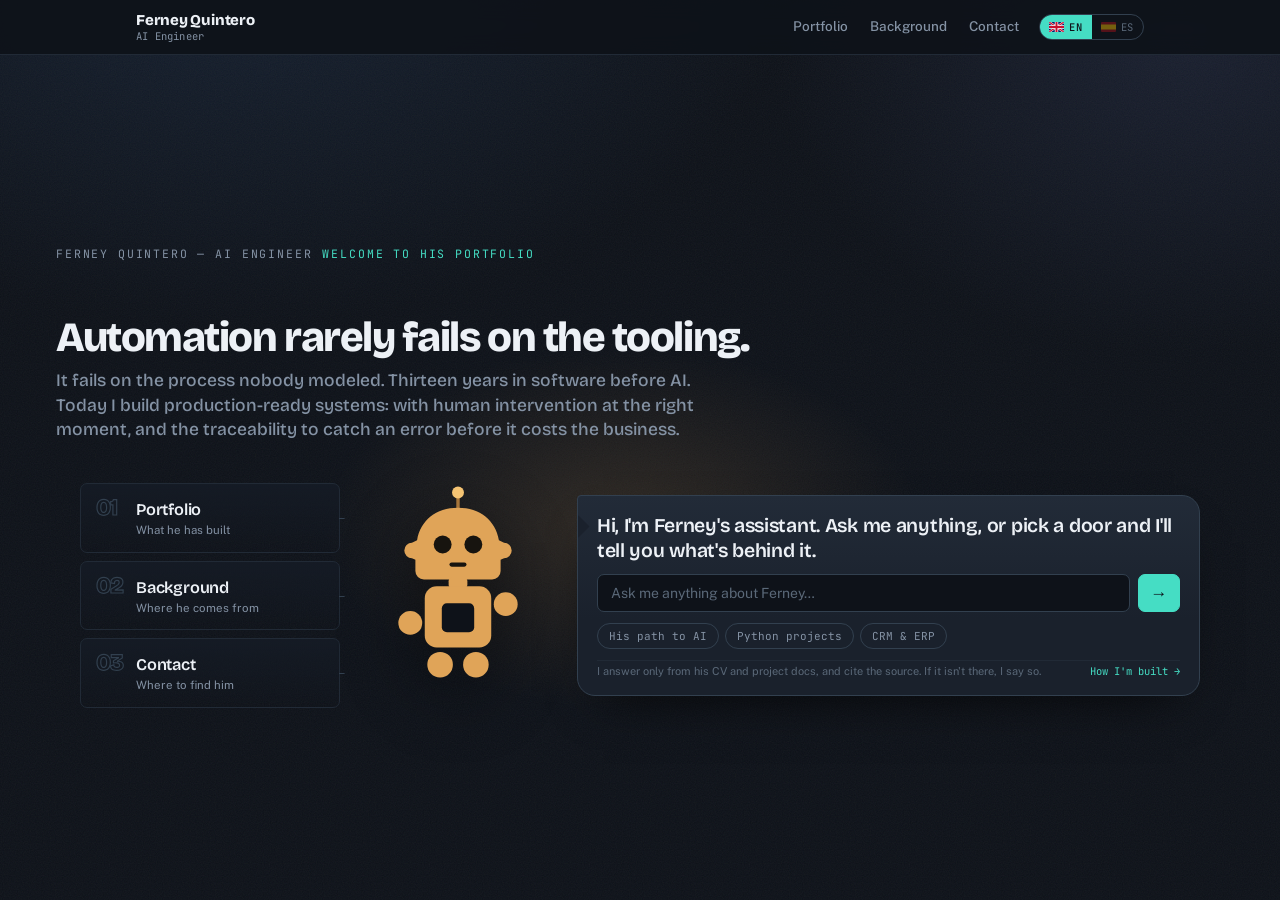
<file: index.html>
<!doctype html>
<html lang="en">
<head>
<meta charset="utf-8">
<meta name="viewport" content="width=device-width, initial-scale=1">
<title>Ferney Quintero — AI Engineer</title>
<meta name="description" content="I automate the work nobody should be doing by hand. Ask my assistant anything — it answers from my real documents and cites the source.">
<meta property="og:title" content="Ferney Quintero — AI Engineer">
<meta property="og:description" content="Ask my assistant anything — it answers from my real documents and cites the source.">
<meta property="og:type" content="website">
<link rel="icon" href="data:image/svg+xml,<svg xmlns='http://www.w3.org/2000/svg' viewBox='0 0 100 100'><rect width='100' height='100' fill='%230e1219'/><text y='70' x='50' text-anchor='middle' font-size='52' font-weight='700' font-family='monospace' fill='%23e0a458'>FQ</text></svg>">

<link rel="preconnect" href="https://fonts.googleapis.com">
<link rel="preconnect" href="https://fonts.gstatic.com" crossorigin>
<link rel="stylesheet" href="https://fonts.googleapis.com/css2?family=Bricolage+Grotesque:opsz,wght@12..96,600;12..96,800&family=Public+Sans:wght@400;500;600&family=JetBrains+Mono:wght@400;500&display=swap">
<link rel="stylesheet" href="styles.css">
</head>
<body class="home">

<a class="skip" href="#chat-input" data-es="Ir al asistente">Skip to the assistant</a>

<header class="topbar">
  <div class="bar">
    <a class="mark" href="index.html">
      <span class="mark-name">Ferney Quintero</span>
      <span class="mark-role" data-es="Ingeniero de IA">AI Engineer</span>
    </a>
    <nav aria-label="Sections">
      <a href="work.html" data-es="Portafolio">Portfolio</a>
      <a href="background.html" data-es="Trayectoria">Background</a>
      <a href="contact.html" data-es="Contacto">Contact</a>
    </nav>
    <div class="lang" role="group" aria-label="Language / Idioma">
      <button type="button" data-lang-btn="en" aria-pressed="true" aria-label="English"><svg class="flag" viewBox="0 0 60 40" aria-hidden="true"><clipPath id="ukc"><path d="M0 0h60v40H0z"/></clipPath><g clip-path="url(#ukc)"><path d="M0 0h60v40H0z" fill="#012169"/><path d="M0 0l60 40M60 0L0 40" stroke="#fff" stroke-width="9"/><path d="M0 0l60 40M60 0L0 40" stroke="#C8102E" stroke-width="5"/><path d="M30 0v40M0 20h60" stroke="#fff" stroke-width="14"/><path d="M30 0v40M0 20h60" stroke="#C8102E" stroke-width="8"/></g></svg><span>EN</span></button>
      <button type="button" data-lang-btn="es" aria-pressed="false" aria-label="Español"><svg class="flag" viewBox="0 0 60 40" aria-hidden="true"><path d="M0 0h60v40H0z" fill="#AA151B"/><path d="M0 10h60v20H0z" fill="#F1BF00"/></svg><span>ES</span></button>
    </div>
  </div>
</header>

<main id="main" class="stage" data-mood="idle" data-point="none">

  <p class="kicker mono">
    <span data-es="Ferney Quintero — Ingeniero de IA">Ferney Quintero — AI Engineer</span>
    <span class="bienvenida" data-es="Bienvenido a su portafolio">Welcome to his portfolio</span>
  </p>

  <h1 data-es="Las automatizaciones casi nunca fallan por la herramienta.<br><span class='soft'>Fallan por el proceso que nadie modeló. Trece años en software antes de la IA. Hoy construyo sistemas listos para producción: con intervención humana en el momento justo y trazabilidad para detectar el error antes de que le cueste al negocio.</span>">Automation rarely fails on the tooling.<br><span class="soft">It fails on the process nobody modeled. Thirteen years in software before AI. Today I build production-ready systems: with human intervention at the right moment, and the traceability to catch an error before it costs the business.</span></h1>

  <div class="scene">

    <nav class="doors" aria-label="Sections">
      <a href="work.html" data-point="up"
         data-say="Six systems. Two of them you can open and try right now."
         data-es-say="Seis sistemas. Dos puedes abrirlos y probarlos ahora mismo.">
        <span class="door-n mono">01</span>
        <span class="door-t" data-es="Portafolio">Portfolio</span>
        <span class="door-d" data-es="Lo que ha construido">What he has built</span>
      </a>
      <a href="background.html" data-point="mid"
         data-say="Thirteen years in software before the AI part. That's the interesting bit."
         data-es-say="Trece años en software antes de la parte de IA. Eso es lo interesante.">
        <span class="door-n mono">02</span>
        <span class="door-t" data-es="Trayectoria">Background</span>
        <span class="door-d" data-es="De dónde viene">Where he comes from</span>
      </a>
      <a href="contact.html" data-point="down"
         data-say="Colombia. Where to find him."
         data-es-say="Colombia. Dónde encontrarlo.">
        <span class="door-n mono">03</span>
        <span class="door-t" data-es="Contacto">Contact</span>
        <span class="door-d" data-es="Dónde encontrarlo">Where to find him</span>
      </a>
    </nav>

    <svg class="bot" viewBox="0 0 230 262" role="img" aria-label="A small robot assistant">

      <g class="bot-think" aria-hidden="true">
        <text x="186" y="44" class="bot-mark">?</text>
      </g>

      <g class="bot-spark" aria-hidden="true">
        <path d="M182 34 l3.5 8 8 3.5 -8 3.5 -3.5 8 -3.5-8 -8-3.5 8-3.5 z"/>
        <path d="M40 58 l2.5 6 6 2.5 -6 2.5 -2.5 6 -2.5-6 -6-2.5 6-2.5 z"/>
      </g>

      <g class="bot-body">

        <g class="bot-head">
          <line class="bot-wire" x1="115" y1="30" x2="115" y2="14"/>
          <circle class="bot-bulb" cx="115" cy="10" r="7"/>

          <path class="bot-skin" d="M115 28
            c-26 0-44 15-48 38
            l-6 3 a9 9 0 0 0 0 18 l4 2
            v13 a10 10 0 0 0 10 10 h80
            a10 10 0 0 0 10-10 v-13 l4-2
            a9 9 0 0 0 0-18 l-6-3
            c-4-23-22-38-48-38 z"/>

          <g class="bot-face">
            <g class="eyes" data-eyes="normal">
              <circle cx="97" cy="71" r="10.5"/>
              <circle cx="133" cy="71" r="10.5"/>
            </g>
            <g class="eyes" data-eyes="happy">
              <path d="M87 76 a10 10 0 0 1 20 0"/>
              <path d="M123 76 a10 10 0 0 1 20 0"/>
            </g>
            <g class="eyes" data-eyes="squint">
              <rect x="86" y="68" width="22" height="7" rx="3.5"/>
              <rect x="122" y="68" width="22" height="7" rx="3.5"/>
            </g>
            <g class="eyes" data-eyes="up">
              <circle cx="97" cy="65" r="9.5"/>
              <circle cx="133" cy="65" r="9.5"/>
            </g>

            <g class="mouth" data-mouth="flat">
              <rect x="105" y="92" width="20" height="5" rx="2.5"/>
            </g>
            <g class="mouth" data-mouth="smile">
              <path d="M100 90 a16 13 0 0 0 30 0"/>
            </g>
            <g class="mouth" data-mouth="wavy">
              <path d="M101 94 q6-6 12 0 t12 0"/>
            </g>
            <g class="mouth" data-mouth="think">
              <rect x="108" y="92" width="13" height="5" rx="2.5"/>
            </g>
          </g>
        </g>

        <rect class="bot-skin" x="104" y="110" width="22" height="12" rx="4"/>
        <rect class="bot-skin" x="76" y="120" width="78" height="72" rx="14"/>
        <rect class="bot-panel" x="96" y="140" width="38" height="34" rx="6"/>

        <g class="bot-arm-l"><circle class="bot-skin" cx="59" cy="163" r="14"/></g>
        <g class="bot-arm-r"><circle class="bot-skin" cx="171" cy="141" r="14"/></g>

        <circle class="bot-skin" cx="94" cy="212" r="15"/>
        <circle class="bot-skin" cx="136" cy="212" r="15"/>
      </g>
    </svg>

    <div class="bubble">

      <div class="host-say" id="host-say" aria-hidden="true"><p></p></div>

      <div class="chat-log" id="chat-log" role="log" aria-live="polite" aria-label="Conversation">
        <div class="msg from-bot">
          <p class="msg-text" data-es="Hola, soy el asistente de Ferney. Pregúntame lo que quieras o elige una puerta y te cuento qué hay detrás.">Hi, I'm Ferney's assistant. Ask me anything, or pick a door and I'll tell you what's behind it.</p>
        </div>
      </div>

      <form class="chat-form" id="chat-form" autocomplete="off">
        <input
          id="chat-input"
          type="text"
          name="question"
          maxlength="500"
          autocomplete="off"
          autocorrect="off"
          spellcheck="false"
          placeholder="Ask me anything about Ferney…"
          data-es-ph="Pregúntame lo que quieras sobre Ferney…"
          aria-label="Your question"
          data-es-label="Tu pregunta">
        <button type="submit" id="chat-send" aria-label="Send" data-es-label="Enviar">
          <span aria-hidden="true">→</span>
        </button>
      </form>

      <div class="chat-suggestions" id="chat-suggestions">
        <button type="button"
                data-q="How did he get into AI, and what did he do before?"
                data-es-q="¿Cómo llegó a la IA y qué hacía antes?"
                data-es="Su camino a la IA">His path to AI</button>
        <button type="button"
                data-q="What has he built in Python?"
                data-es-q="¿Qué ha construido en Python?"
                data-es="Proyectos en Python">Python projects</button>
        <button type="button"
                data-q="What has he done with ERP and CRM systems?"
                data-es-q="¿Qué ha hecho con sistemas ERP y CRM?"
                data-es="CRM y ERP">CRM &amp; ERP</button>
      </div>

      <p class="bubble-foot">
        <span data-es="Respondo solo desde su CV y la documentación de sus proyectos, y cito la fuente. Si no está ahí, lo digo.">I answer only from his CV and project docs, and cite the source. If it isn't there, I say so.</span>
        <a href="assistant.html" data-es="Cómo estoy hecho →">How I'm built →</a>
      </p>
    </div>

  </div>

</main>

<script src="i18n.js"></script>
<script src="script.js"></script>
</body>
</html>
</file>
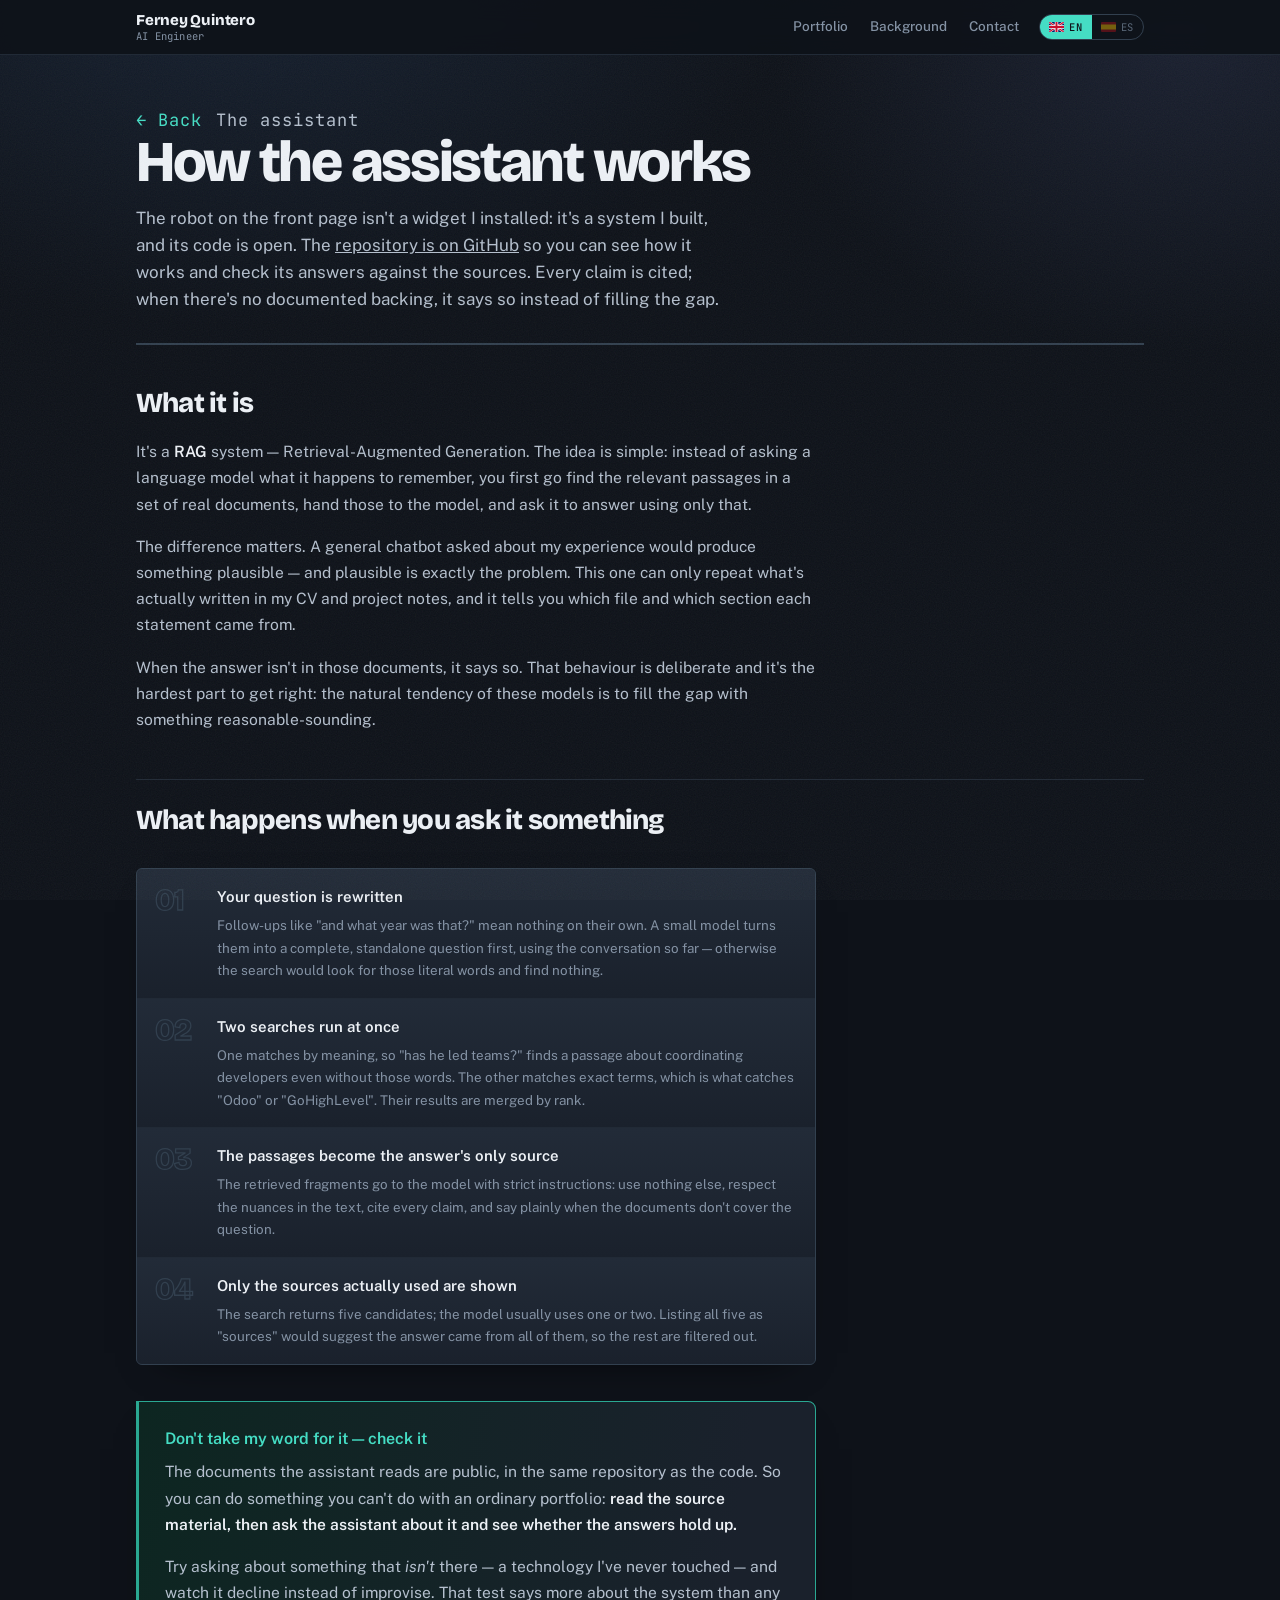
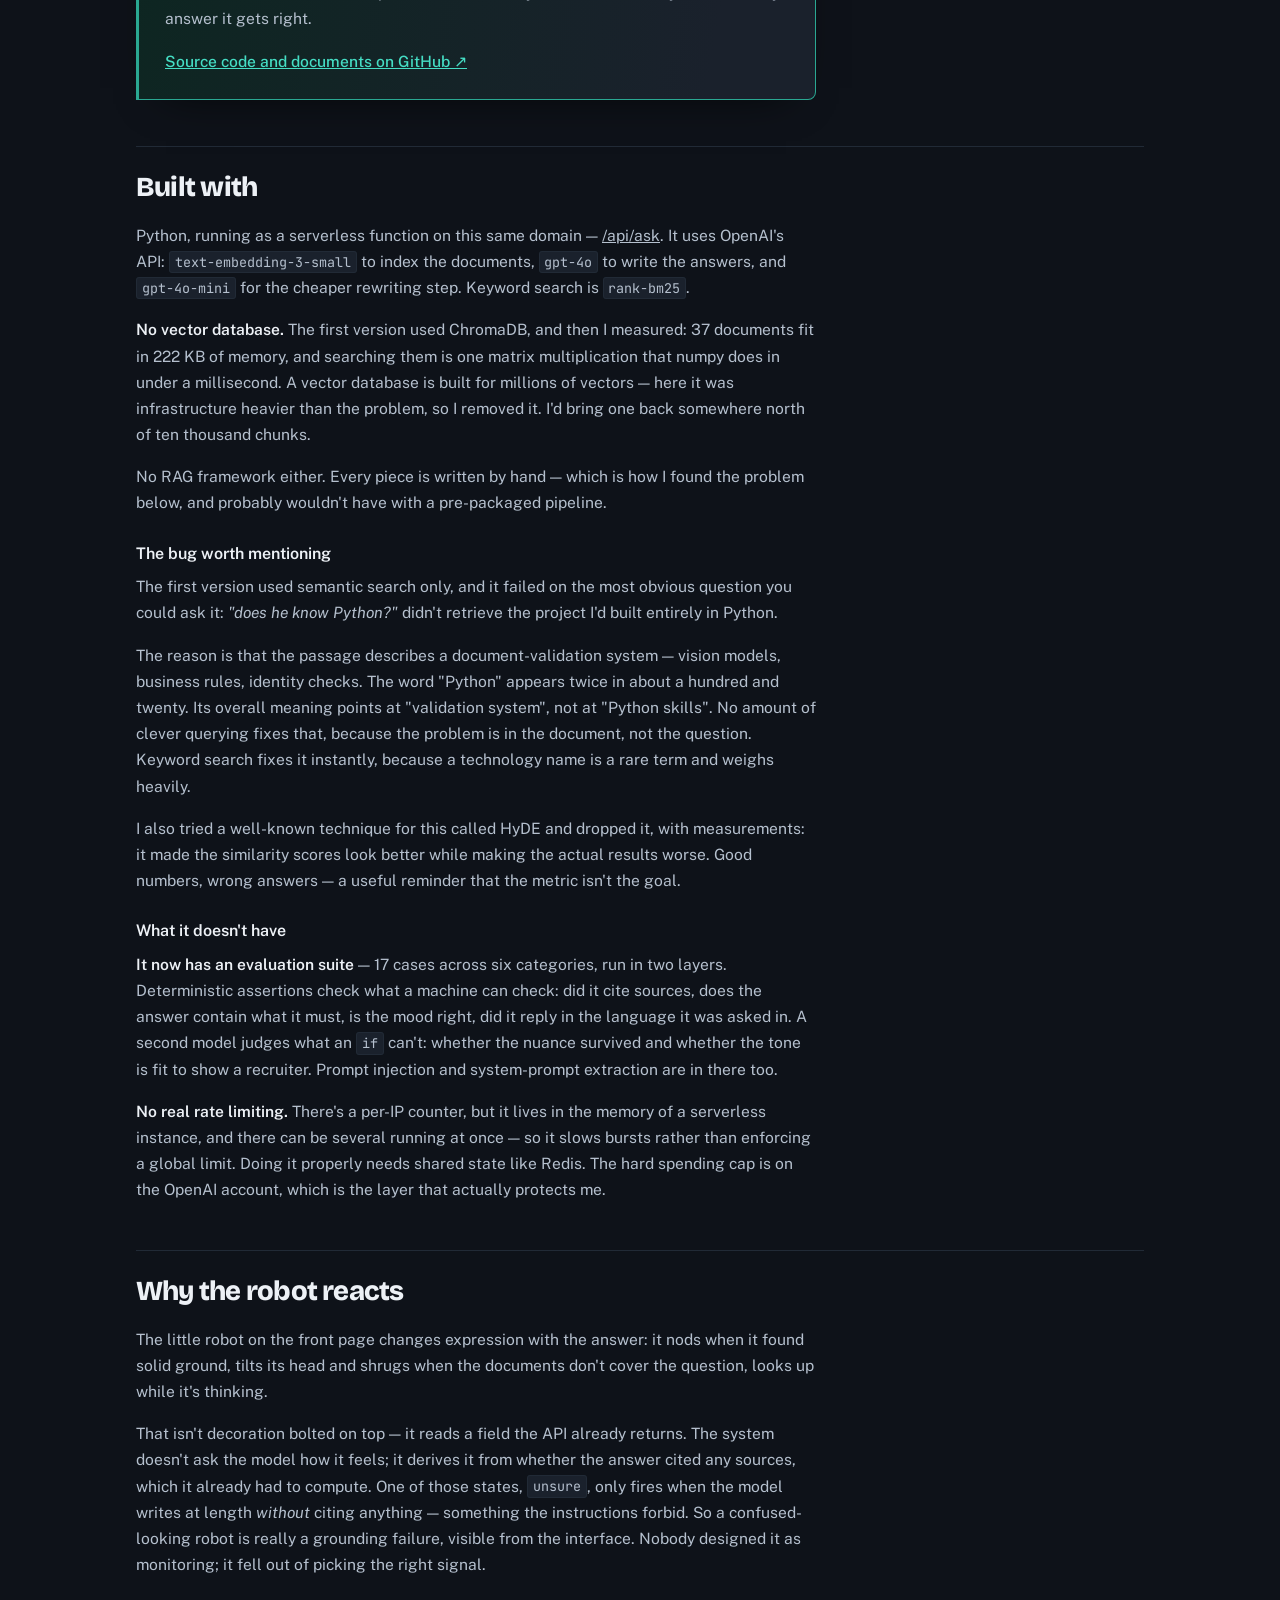
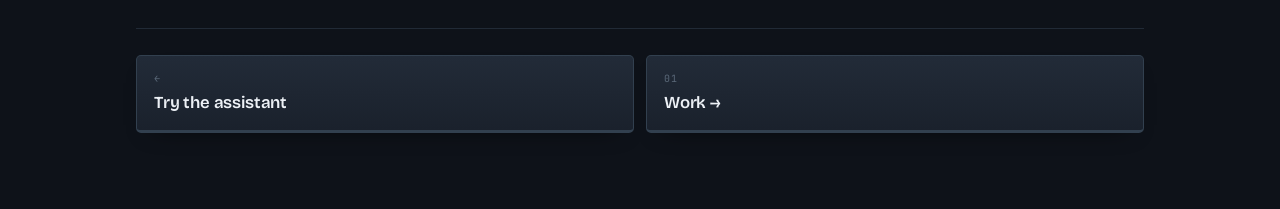
<file: assistant.html>
<!doctype html>
<html lang="en">
<head>
<meta charset="utf-8">
<meta name="viewport" content="width=device-width, initial-scale=1">
<title>The assistant — Ferney Quintero</title>
<meta name="description" content="How the assistant on the front page works: a RAG system in Python that answers only from real documents, cites every source, and can be verified against the originals.">
<meta property="og:title" content="The assistant — Ferney Quintero">
<meta property="og:description" content="A RAG system in Python. Read the source documents, then check its answers against them.">
<meta property="og:type" content="article">
<link rel="icon" href="data:image/svg+xml,<svg xmlns='http://www.w3.org/2000/svg' viewBox='0 0 100 100'><rect width='100' height='100' fill='%230e1219'/><text y='70' x='50' text-anchor='middle' font-size='52' font-weight='700' font-family='monospace' fill='%23e0a458'>FQ</text></svg>">

<link rel="preconnect" href="https://fonts.googleapis.com">
<link rel="preconnect" href="https://fonts.gstatic.com" crossorigin>
<link rel="stylesheet" href="https://fonts.googleapis.com/css2?family=Bricolage+Grotesque:opsz,wght@12..96,600;12..96,800&family=Public+Sans:wght@400;500;600&family=JetBrains+Mono:wght@400;500&display=swap">
<link rel="stylesheet" href="styles.css">
</head>
<body>

<a class="skip" href="#main" data-es="Ir al contenido">Skip to content</a>

<header class="topbar">
  <div class="bar">
    <a class="mark" href="index.html">
      <span class="mark-name">Ferney Quintero</span>
      <span class="mark-role" data-es="Ingeniero de IA">AI Engineer</span>
    </a>
    <nav aria-label="Sections">
      <a href="work.html" data-es="Portafolio">Portfolio</a>
      <a href="background.html" data-es="Trayectoria">Background</a>
      <a href="contact.html" data-es="Contacto">Contact</a>
    </nav>
    <div class="lang" role="group" aria-label="Language / Idioma">
      <button type="button" data-lang-btn="en" aria-pressed="true" aria-label="English"><svg class="flag" viewBox="0 0 60 40" aria-hidden="true"><clipPath id="ukc"><path d="M0 0h60v40H0z"/></clipPath><g clip-path="url(#ukc)"><path d="M0 0h60v40H0z" fill="#012169"/><path d="M0 0l60 40M60 0L0 40" stroke="#fff" stroke-width="9"/><path d="M0 0l60 40M60 0L0 40" stroke="#C8102E" stroke-width="5"/><path d="M30 0v40M0 20h60" stroke="#fff" stroke-width="14"/><path d="M30 0v40M0 20h60" stroke="#C8102E" stroke-width="8"/></g></svg><span>EN</span></button>
      <button type="button" data-lang-btn="es" aria-pressed="false" aria-label="Español"><svg class="flag" viewBox="0 0 60 40" aria-hidden="true"><path d="M0 0h60v40H0z" fill="#AA151B"/><path d="M0 10h60v20H0z" fill="#F1BF00"/></svg><span>ES</span></button>
    </div>
  </div>
</header>

<main id="main" class="page">

  <div class="page-head">
    <p class="crumb mono"><a href="index.html" data-es="← Volver">← Back</a> <span data-es="El asistente">The assistant</span></p>
    <h1 data-es="Cómo funciona el asistente">How the assistant works</h1>
    <p data-es="El robot de la portada no es un widget que instalé: es un sistema que construí y su código está abierto. El <a href='https://github.com/ferquintero2013/rag-perfil-profesional'>repositorio está en GitHub</a> para que veas cómo funciona y verifiques sus respuestas contra las fuentes. Cada afirmación va citada; cuando no hay respaldo documental, lo dice en vez de rellenar.">The robot on the front page isn't a widget I installed: it's a system I built, and its code is open. The <a href="https://github.com/ferquintero2013/rag-perfil-profesional">repository is on GitHub</a> so you can see how it works and check its answers against the sources. Every claim is cited; when there's no documented backing, it says so instead of filling the gap.</p>
  </div>

  <div class="prose">

    <h2 data-es="Qué es">What it is</h2>
    <p data-es="Es un sistema <strong>RAG</strong>, de generación aumentada por recuperación. La idea es simple: en vez de preguntarle a un modelo de lenguaje lo que recuerda, primero se buscan los pasajes relevantes en un conjunto de documentos reales, se le entregan, y se le pide que responda usando solo eso.">
      It's a <strong>RAG</strong> system — Retrieval-Augmented Generation. The idea is
      simple: instead of asking a language model what it happens to remember, you
      first go find the relevant passages in a set of real documents, hand those to
      the model, and ask it to answer using only that.
    </p>
    <p data-es="La diferencia importa. Un chatbot genérico al que le preguntes por mi experiencia produciría algo plausible — y plausible es justo el problema. Este solo puede repetir lo que está escrito en mi CV y en las notas de mis proyectos, y te dice de qué archivo y qué sección salió cada afirmación.">
      The difference matters. A general chatbot asked about my experience would
      produce something plausible — and plausible is exactly the problem. This one
      can only repeat what's actually written in my CV and project notes, and it tells
      you which file and which section each statement came from.
    </p>
    <p data-es="Cuando la respuesta no está en esos documentos, lo dice. Ese comportamiento es deliberado y es lo más difícil de conseguir: la tendencia natural de estos modelos es rellenar el hueco con algo que suene razonable.">
      When the answer isn't in those documents, it says so. That behaviour is
      deliberate and it's the hardest part to get right: the natural tendency of these
      models is to fill the gap with something reasonable-sounding.
    </p>

    <h2 data-es="Qué pasa cuando le preguntas algo">What happens when you ask it something</h2>

    <div class="flow">
      <div class="flow-step">
        <span class="n">01</span>
        <div>
          <b data-es="Tu pregunta se reescribe">Your question is rewritten</b>
          <p data-es="Un seguimiento como «¿y en qué año fue eso?» no significa nada por sí solo. Un modelo pequeño lo convierte primero en una pregunta completa y autónoma usando la conversación previa; si no, la búsqueda buscaría esas palabras literales y no encontraría nada.">Follow-ups like "and what year was that?" mean nothing on their own. A small model turns them into a complete, standalone question first, using the conversation so far — otherwise the search would look for those literal words and find nothing.</p>
        </div>
      </div>
      <div class="flow-step">
        <span class="n">02</span>
        <div>
          <b data-es="Se lanzan dos búsquedas a la vez">Two searches run at once</b>
          <p data-es="Una busca por significado, así que «¿ha liderado equipos?» encuentra un pasaje sobre coordinar desarrolladores aunque no use esas palabras. La otra busca términos exactos, que es lo que atrapa «Odoo» o «GoHighLevel». Los resultados se combinan por posición.">One matches by meaning, so "has he led teams?" finds a passage about coordinating developers even without those words. The other matches exact terms, which is what catches "Odoo" or "GoHighLevel". Their results are merged by rank.</p>
        </div>
      </div>
      <div class="flow-step">
        <span class="n">03</span>
        <div>
          <b data-es="Los pasajes son la única fuente de la respuesta">The passages become the answer's only source</b>
          <p data-es="Los fragmentos recuperados llegan al modelo con instrucciones estrictas: no usar nada más, respetar los matices del texto, citar cada afirmación y decir claramente cuando los documentos no cubren la pregunta.">The retrieved fragments go to the model with strict instructions: use nothing else, respect the nuances in the text, cite every claim, and say plainly when the documents don't cover the question.</p>
        </div>
      </div>
      <div class="flow-step">
        <span class="n">04</span>
        <div>
          <b data-es="Solo se muestran las fuentes realmente usadas">Only the sources actually used are shown</b>
          <p data-es="La búsqueda devuelve cinco candidatos; el modelo suele usar uno o dos. Listar los cinco como «fuentes» sugeriría que la respuesta salió de todos ellos, así que el resto se filtran.">The search returns five candidates; the model usually uses one or two. Listing all five as "sources" would suggest the answer came from all of them, so the rest are filtered out.</p>
        </div>
      </div>
    </div>

    <div class="callout">
      <h3 data-es="No me creas: compruébalo">Don't take my word for it — check it</h3>
      <p data-es="Los documentos que lee el asistente son públicos, en el mismo repositorio que el código. Así que puedes hacer algo que no se puede con un portafolio normal: <strong>leer el material fuente y después preguntarle al asistente sobre él, a ver si las respuestas se sostienen.</strong>">
        The documents the assistant reads are public, in the same repository as the
        code. So you can do something you can't do with an ordinary portfolio:
        <strong>read the source material, then ask the assistant about it and see
        whether the answers hold up.</strong>
      </p>
      <p data-es="Prueba a preguntar por algo que <em>no</em> esté ahí — una tecnología que nunca he tocado — y mira cómo declina en vez de improvisar. Ese test dice más del sistema que cualquier respuesta que acierte.">
        Try asking about something that <em>isn't</em> there — a technology I've never
        touched — and watch it decline instead of improvise. That test says more about
        the system than any answer it gets right.
      </p>
      <p>
        <a href="https://github.com/ferquintero2013/rag-perfil-profesional" data-es="Código y documentos en GitHub ↗">Source code and documents on GitHub ↗</a>
      </p>
    </div>

    <h2 data-es="Construido con">Built with</h2>
    <p data-es="Python, corriendo como función serverless en este mismo dominio: <a href='https://ferney-portfolio.vercel.app/api/ask'>/api/ask</a>. Usa la API de OpenAI: <code>text-embedding-3-small</code> para indexar los documentos, <code>gpt-4o</code> para redactar las respuestas y <code>gpt-4o-mini</code> para el paso barato de reescritura. La búsqueda por palabras clave es <code>rank-bm25</code>.">
      Python, running as a serverless function on this same domain —
      <a href="https://ferney-portfolio.vercel.app/api/ask">/api/ask</a>. It uses
      OpenAI's API: <code>text-embedding-3-small</code> to index the documents,
      <code>gpt-4o</code> to write the answers, and <code>gpt-4o-mini</code> for the
      cheaper rewriting step. Keyword search is <code>rank-bm25</code>.
    </p>
    <p data-es="<strong>Sin base de datos vectorial.</strong> La primera versión usaba ChromaDB, y entonces medí: 37 documentos caben en 222 KB de memoria, y buscarlos es una multiplicación de matriz que numpy resuelve en menos de un milisegundo. Una base de datos vectorial está pensada para millones de vectores — aquí era infraestructura que pesaba más que el problema, así que la quité. Volvería a meter una pasados unos diez mil fragmentos.">
      <strong>No vector database.</strong> The first version used ChromaDB, and then I
      measured: 37 documents fit in 222 KB of memory, and searching them is one matrix
      multiplication that numpy does in under a millisecond. A vector database is built
      for millions of vectors — here it was infrastructure heavier than the problem, so
      I removed it. I'd bring one back somewhere north of ten thousand chunks.
    </p>
    <p data-es="Tampoco hay framework de RAG. Cada pieza está escrita a mano — que es como encontré el problema de abajo, y probablemente no lo habría hecho con un pipeline empaquetado.">
      No RAG framework either. Every piece is written by hand — which is how I found the
      problem below, and probably wouldn't have with a pre-packaged pipeline.
    </p>

    <h3 data-es="El fallo que vale la pena contar">The bug worth mentioning</h3>
    <p data-es="La primera versión usaba solo búsqueda semántica, y fallaba en la pregunta más obvia que se le puede hacer: <em>«¿sabe Python?»</em> no recuperaba el proyecto que construí enteramente en Python.">
      The first version used semantic search only, and it failed on the most obvious
      question you could ask it: <em>"does he know Python?"</em> didn't retrieve the
      project I'd built entirely in Python.
    </p>
    <p data-es="La razón es que ese pasaje describe un sistema de validación documental — modelos de visión, reglas de negocio, verificación de identidad. La palabra «Python» aparece dos veces entre unas ciento veinte. Su significado global apunta a «sistema de validación», no a «habilidades en Python». Ninguna astucia en la consulta arregla eso, porque el problema está en el documento, no en la pregunta. La búsqueda por palabras clave lo resuelve al instante, porque el nombre de una tecnología es un término raro y pesa mucho.">
      The reason is that the passage describes a document-validation system — vision
      models, business rules, identity checks. The word "Python" appears twice in
      about a hundred and twenty. Its overall meaning points at "validation system",
      not at "Python skills". No amount of clever querying fixes that, because the
      problem is in the document, not the question. Keyword search fixes it instantly,
      because a technology name is a rare term and weighs heavily.
    </p>
    <p data-es="También probé una técnica conocida para esto, HyDE, y la descarté con mediciones: hacía que las puntuaciones de similitud se vieran mejor mientras los resultados reales empeoraban. Buenos números, respuestas equivocadas — un recordatorio útil de que la métrica no es el objetivo.">
      I also tried a well-known technique for this called HyDE and dropped it, with
      measurements: it made the similarity scores look better while making the actual
      results worse. Good numbers, wrong answers — a useful reminder that the metric
      isn't the goal.
    </p>

    <h3 data-es="Lo que no tiene">What it doesn't have</h3>
    <p data-es="<strong>Ahora tiene batería de evaluación</strong> — 17 casos en seis categorías, en dos capas. Las aserciones deterministas comprueban lo que una máquina puede comprobar: si citó fuentes, si la respuesta contiene lo que debe, si el estado es el correcto, si respondió en el idioma en que le preguntaron. Un segundo modelo juzga lo que un <code>if</code> no alcanza: si el matiz sobrevivió y si el tono sirve para enseñárselo a un reclutador. También hay casos de inyección de prompt y de intento de extraer las instrucciones.">
      <strong>It now has an evaluation suite</strong> — 17 cases across six categories,
      run in two layers. Deterministic assertions check what a machine can check: did it
      cite sources, does the answer contain what it must, is the mood right, did it reply
      in the language it was asked in. A second model judges what an <code>if</code>
      can't: whether the nuance survived and whether the tone is fit to show a recruiter.
      Prompt injection and system-prompt extraction are in there too.
    </p>
    <p data-es="<strong>No hay límite de peticiones de verdad.</strong> Hay un contador por IP, pero vive en la memoria de una instancia serverless, y puede haber varias corriendo a la vez — así que frena ráfagas en lugar de imponer un límite global. Hacerlo bien necesita estado compartido, como Redis. El tope duro de gasto está en la cuenta de OpenAI, que es la capa que de verdad me protege.">
      <strong>No real rate limiting.</strong> There's a per-IP counter, but it lives in
      the memory of a serverless instance, and there can be several running at once —
      so it slows bursts rather than enforcing a global limit. Doing it properly needs
      shared state like Redis. The hard spending cap is on the OpenAI account, which is
      the layer that actually protects me.
    </p>

    <h2 data-es="Por qué reacciona el robot">Why the robot reacts</h2>
    <p data-es="El robot de la portada cambia de expresión según la respuesta: asiente cuando encontró terreno firme, ladea la cabeza y encoge los hombros cuando los documentos no cubren la pregunta, y mira hacia arriba mientras piensa.">
      The little robot on the front page changes expression with the answer: it nods
      when it found solid ground, tilts its head and shrugs when the documents don't
      cover the question, looks up while it's thinking.
    </p>
    <p data-es="Eso no es decoración añadida por encima: lee un campo que la API ya devuelve. El sistema no le pregunta al modelo cómo se siente; lo deriva de si la respuesta citó alguna fuente, que ya tenía que calcular. Uno de esos estados, <code>unsure</code>, solo se activa cuando el modelo escribe largo <em>sin</em> citar nada — algo que las instrucciones prohíben. Así que un robot con cara de confusión es en realidad un fallo de grounding, visible desde la interfaz. Nadie lo diseñó como monitoreo; salió de elegir bien la señal.">
      That isn't decoration bolted on top — it reads a field the API already returns.
      The system doesn't ask the model how it feels; it derives it from whether the
      answer cited any sources, which it already had to compute. One of those states,
      <code>unsure</code>, only fires when the model writes at length <em>without</em>
      citing anything — something the instructions forbid. So a confused-looking robot
      is really a grounding failure, visible from the interface. Nobody designed it as
      monitoring; it fell out of picking the right signal.
    </p>

  </div>

  <nav class="pager" aria-label="Other sections">
    <a href="index.html">
      <span class="jump-n mono">←</span>
      <span class="jump-t" data-es="Probar el asistente">Try the assistant</span>
    </a>
    <a href="work.html">
      <span class="jump-n mono">01</span>
      <span class="jump-t" data-es="Proyectos →">Work →</span>
    </a>
  </nav>

</main>


<script src="i18n.js"></script>
<script src="script.js"></script>
</body>
</html>
</file>
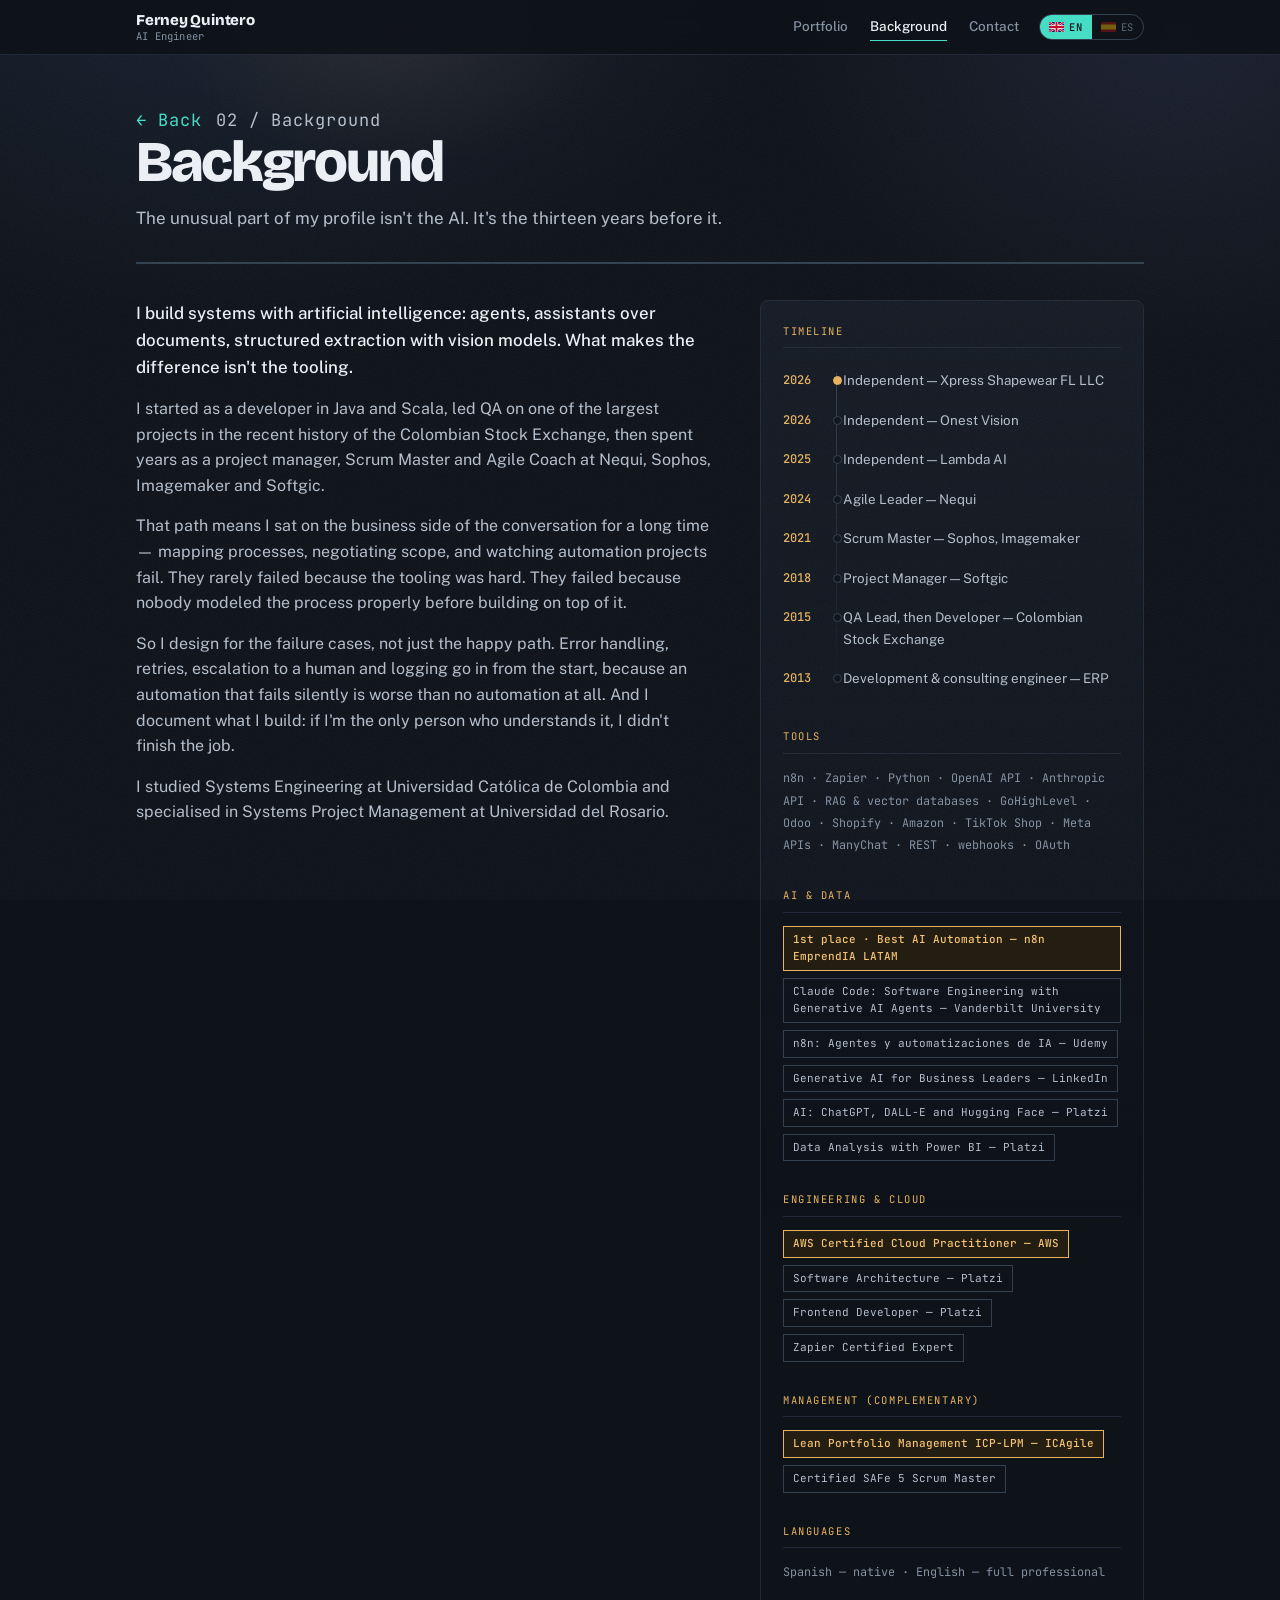
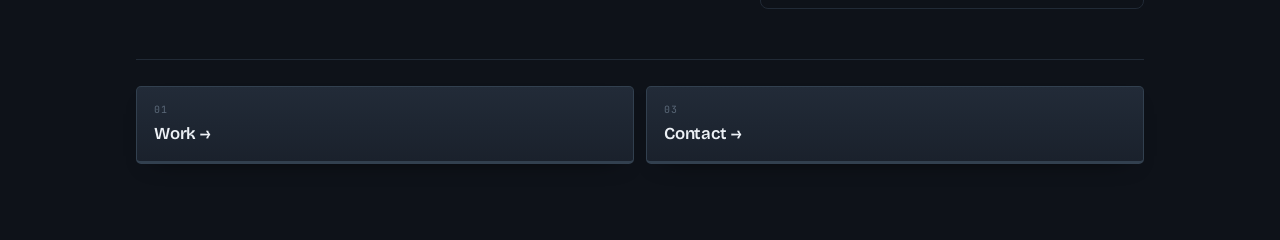
<file: background.html>
<!doctype html>
<html lang="en">
<head>
<meta charset="utf-8">
<meta name="viewport" content="width=device-width, initial-scale=1">
<title>Background — Ferney Quintero</title>
<meta name="description" content="Thirteen years in software delivery — developer, QA lead, project manager, Agile coach — before moving into AI automation.">
<meta property="og:title" content="Background — Ferney Quintero" data-es="Lo poco común de mi perfil no es la IA. Son los trece años anteriores.">
<meta property="og:description" content="The unusual part of my profile isn't the AI. It's the thirteen years before it.">
<meta property="og:type" content="article">
<link rel="icon" href="data:image/svg+xml,<svg xmlns='http://www.w3.org/2000/svg' viewBox='0 0 100 100'><rect width='100' height='100' fill='%230e1219'/><text y='70' x='50' text-anchor='middle' font-size='52' font-weight='700' font-family='monospace' fill='%23e0a458'>FQ</text></svg>">

<link rel="preconnect" href="https://fonts.googleapis.com">
<link rel="preconnect" href="https://fonts.gstatic.com" crossorigin>
<link rel="stylesheet" href="https://fonts.googleapis.com/css2?family=Bricolage+Grotesque:opsz,wght@12..96,600;12..96,800&family=Public+Sans:wght@400;500;600&family=JetBrains+Mono:wght@400;500&display=swap">
<link rel="stylesheet" href="styles.css">
</head>
<body>

<a class="skip" href="#main" data-es="Ir al contenido">Skip to content</a>

<header class="topbar">
  <div class="bar">
    <a class="mark" href="index.html">
      <span class="mark-name">Ferney Quintero</span>
      <span class="mark-role" data-es="Ingeniero de IA">AI Engineer</span>
    </a>
    <nav aria-label="Sections">
      <a href="work.html" data-es="Portafolio">Portfolio</a>
      <a href="background.html" aria-current="page" data-es="Trayectoria">Background</a>
      <a href="contact.html" data-es="Contacto">Contact</a>
    </nav>
    <div class="lang" role="group" aria-label="Language / Idioma">
      <button type="button" data-lang-btn="en" aria-pressed="true" aria-label="English"><svg class="flag" viewBox="0 0 60 40" aria-hidden="true"><clipPath id="ukc"><path d="M0 0h60v40H0z"/></clipPath><g clip-path="url(#ukc)"><path d="M0 0h60v40H0z" fill="#012169"/><path d="M0 0l60 40M60 0L0 40" stroke="#fff" stroke-width="9"/><path d="M0 0l60 40M60 0L0 40" stroke="#C8102E" stroke-width="5"/><path d="M30 0v40M0 20h60" stroke="#fff" stroke-width="14"/><path d="M30 0v40M0 20h60" stroke="#C8102E" stroke-width="8"/></g></svg><span>EN</span></button>
      <button type="button" data-lang-btn="es" aria-pressed="false" aria-label="Español"><svg class="flag" viewBox="0 0 60 40" aria-hidden="true"><path d="M0 0h60v40H0z" fill="#AA151B"/><path d="M0 10h60v20H0z" fill="#F1BF00"/></svg><span>ES</span></button>
    </div>
  </div>
</header>

<main id="main" class="page">

  <div class="page-head">
    <p class="crumb mono"><a href="index.html" data-es="← Volver">← Back</a> <span data-es="02 / Trayectoria">02 / Background</span></p>
    <h1 data-es="Trayectoria">Background</h1>
    <p data-es="Lo poco común de mi perfil no es la IA. Son los trece años anteriores.">The unusual part of my profile isn't the AI. It's the thirteen years before it.</p>
  </div>

  <div class="bg-grid">
    <div class="bg-text">
      <p class="bg-lead" data-es="Construyo sistemas con inteligencia artificial: agentes, asistentes sobre documentos y extracción con modelos de visión. Lo que marca la diferencia no son las herramientas.">
        I build systems with artificial intelligence: agents, assistants over
        documents, structured extraction with vision models. What makes the
        difference isn't the tooling.
      </p>
      <p data-es="Empecé como desarrollador en Java y Scala, lideré QA en uno de los proyectos más grandes de la historia reciente de la Bolsa de Valores de Colombia, y después pasé años como project manager, Scrum Master y Agile Coach en Nequi, Sophos, Imagemaker y Softgic.">
        I started as a developer in Java and Scala, led QA on one of the largest
        projects in the recent history of the Colombian Stock Exchange, then spent
        years as a project manager, Scrum Master and Agile Coach at Nequi, Sophos,
        Imagemaker and Softgic.
      </p>
      <p data-es="Ese camino significa que estuve mucho tiempo del lado del negocio en la conversación: mapeando procesos, negociando alcance y viendo fracasar proyectos de automatización. Rara vez fracasaban porque la herramienta fuera difícil. Fracasaban porque nadie modeló bien el proceso antes de construir encima.">
        That path means I sat on the business side of the conversation for a long
        time — mapping processes, negotiating scope, and watching automation projects
        fail. They rarely failed because the tooling was hard. They failed because
        nobody modeled the process properly before building on top of it.
      </p>
      <p data-es="Por eso diseño para los casos de fallo, no solo para el camino feliz. El manejo de errores, los reintentos, la escalación a un humano y el registro entran desde el principio, porque una automatización que falla en silencio es peor que no tener ninguna. Y documento lo que construyo: si soy el único que lo entiende, no terminé el trabajo.">
        So I design for the failure cases, not just the happy path. Error handling,
        retries, escalation to a human and logging go in from the start, because an
        automation that fails silently is worse than no automation at all. And I
        document what I build: if I'm the only person who understands it, I didn't
        finish the job.
      </p>
      <p data-es="Estudié Ingeniería de Sistemas en la Universidad Católica de Colombia y me especialicé en Gerencia de Proyectos de Sistemas en la Universidad del Rosario.">
        I studied Systems Engineering at Universidad Católica de Colombia and
        specialised in Systems Project Management at Universidad del Rosario.
      </p>
    </div>

    <div class="bg-side">
      <h2 class="side-h mono" data-es="Cronología">Timeline</h2>
      <ul class="tl">
        <li><span class="mono">2026</span> <span data-es="Independiente — Xpress Shapewear FL LLC">Independent — Xpress Shapewear FL LLC</span></li>
        <li><span class="mono">2026</span> <span data-es="Independiente — Onest Vision">Independent — Onest Vision</span></li>
        <li><span class="mono">2025</span> <span data-es="Independiente — Lambda AI">Independent — Lambda AI</span></li>
        <li><span class="mono">2024</span> <span data-es="Agile Leader — Nequi">Agile Leader — Nequi</span></li>
        <li><span class="mono">2021</span> <span data-es="Scrum Master — Sophos, Imagemaker">Scrum Master — Sophos, Imagemaker</span></li>
        <li><span class="mono">2018</span> <span data-es="Project Manager — Softgic">Project Manager — Softgic</span></li>
        <li><span class="mono">2015</span> <span data-es="Líder de QA, luego Desarrollador — Bolsa de Valores de Colombia">QA Lead, then Developer — Colombian Stock Exchange</span></li>
        <li><span class="mono">2013</span> <span data-es="Ingeniero de desarrollo y consultoría — ERP">Development &amp; consulting engineer — ERP</span></li>
      </ul>

      <h2 class="side-h mono" data-es="Herramientas">Tools</h2>
      <p class="tools mono">
        n8n · Zapier · Python · OpenAI API · Anthropic API · RAG &amp; vector databases ·
        GoHighLevel · Odoo · Shopify · Amazon · TikTok Shop · Meta APIs · ManyChat ·
        REST · webhooks · OAuth
      </p>

      <h2 class="side-h mono" data-es="IA y datos">AI &amp; data</h2>
      <ul class="creds">
        <li>1st place · Best AI Automation — n8n EmprendIA LATAM</li>
        <li>Claude Code: Software Engineering with Generative AI Agents — Vanderbilt University</li>
        <li>n8n: Agentes y automatizaciones de IA — Udemy</li>
        <li>Generative AI for Business Leaders — LinkedIn</li>
        <li data-es="Inteligencia Artificial: ChatGPT, DALL-E y Hugging Face — Platzi">AI: ChatGPT, DALL-E and Hugging Face — Platzi</li>
        <li data-es="Análisis de Datos con Power BI — Platzi">Data Analysis with Power BI — Platzi</li>
      </ul>

      <h2 class="side-h mono" data-es="Ingeniería y cloud">Engineering &amp; cloud</h2>
      <ul class="creds">
        <li>AWS Certified Cloud Practitioner — AWS</li>
        <li data-es="Arquitectura de Software — Platzi">Software Architecture — Platzi</li>
        <li data-es="Frontend Developer — Platzi">Frontend Developer — Platzi</li>
        <li>Zapier Certified Expert</li>
      </ul>

      <h2 class="side-h mono" data-es="Gestión (complementaria)">Management (complementary)</h2>
      <ul class="creds">
        <li>Lean Portfolio Management ICP-LPM — ICAgile</li>
        <li>Certified SAFe 5 Scrum Master</li>
      </ul>

      <h2 class="side-h mono" data-es="Idiomas">Languages</h2>
      <p class="tools mono" data-es="Español — nativo · Inglés — profesional completo">Spanish — native · English — full professional</p>
    </div>
  </div>

  <nav class="pager" aria-label="Other sections">
    <a href="work.html" data-es="Portafolio">
      <span class="jump-n mono">01</span>
      <span class="jump-t" data-es="Proyectos →">Work →</span>
    </a>
    <a href="contact.html" data-es="Contacto">
      <span class="jump-n mono">03</span>
      <span class="jump-t" data-es="Contacto →">Contact →</span>
    </a>
  </nav>

</main>


<script src="i18n.js"></script>
<script src="script.js"></script>
</body>
</html>
</file>
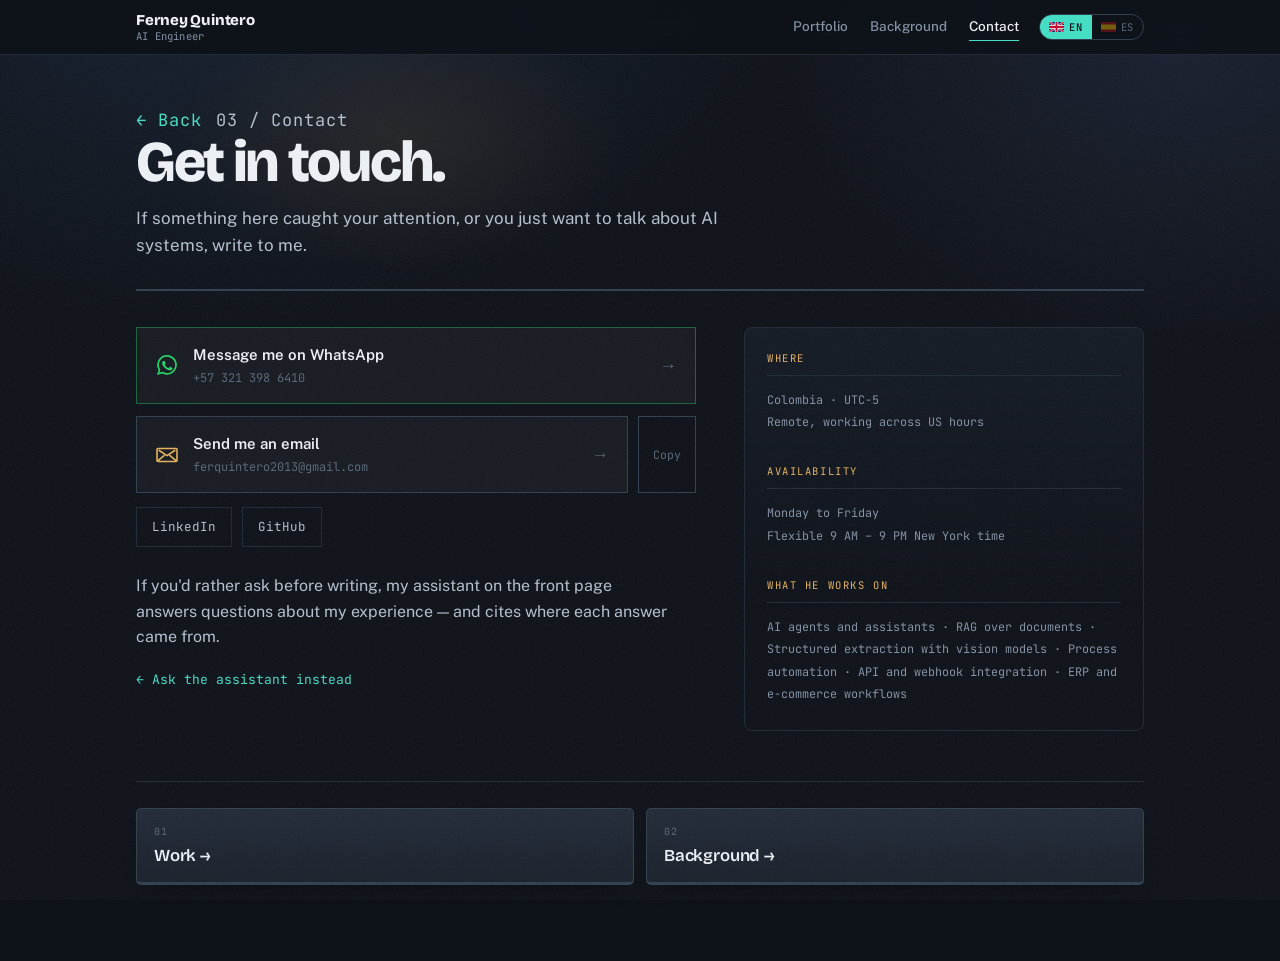
<file: contact.html>
<!doctype html>
<html lang="en">
<head>
<meta charset="utf-8">
<meta name="viewport" content="width=device-width, initial-scale=1">
<title>Contact — Ferney Quintero</title>
<meta name="description" content="Get in touch with Ferney Quintero — AI Engineer. Based in Colombia, working remote across US hours.">
<meta property="og:title" content="Contact — Ferney Quintero">
<meta property="og:description" content="Tell me the process you want to stop doing by hand.">
<meta property="og:type" content="article">
<link rel="icon" href="data:image/svg+xml,<svg xmlns='http://www.w3.org/2000/svg' viewBox='0 0 100 100'><rect width='100' height='100' fill='%230e1219'/><text y='70' x='50' text-anchor='middle' font-size='52' font-weight='700' font-family='monospace' fill='%23e0a458'>FQ</text></svg>">

<link rel="preconnect" href="https://fonts.googleapis.com">
<link rel="preconnect" href="https://fonts.gstatic.com" crossorigin>
<link rel="stylesheet" href="https://fonts.googleapis.com/css2?family=Bricolage+Grotesque:opsz,wght@12..96,600;12..96,800&family=Public+Sans:wght@400;500;600&family=JetBrains+Mono:wght@400;500&display=swap">
<link rel="stylesheet" href="styles.css">
</head>
<body>

<a class="skip" href="#main" data-es="Ir al contenido">Skip to content</a>

<header class="topbar">
  <div class="bar">
    <a class="mark" href="index.html">
      <span class="mark-name">Ferney Quintero</span>
      <span class="mark-role" data-es="Ingeniero de IA">AI Engineer</span>
    </a>
    <nav aria-label="Sections">
      <a href="work.html" data-es="Portafolio">Portfolio</a>
      <a href="background.html" data-es="Trayectoria">Background</a>
      <a href="contact.html" aria-current="page" data-es="Contacto">Contact</a>
    </nav>
    <div class="lang" role="group" aria-label="Language / Idioma">
      <button type="button" data-lang-btn="en" aria-pressed="true" aria-label="English"><svg class="flag" viewBox="0 0 60 40" aria-hidden="true"><clipPath id="ukc"><path d="M0 0h60v40H0z"/></clipPath><g clip-path="url(#ukc)"><path d="M0 0h60v40H0z" fill="#012169"/><path d="M0 0l60 40M60 0L0 40" stroke="#fff" stroke-width="9"/><path d="M0 0l60 40M60 0L0 40" stroke="#C8102E" stroke-width="5"/><path d="M30 0v40M0 20h60" stroke="#fff" stroke-width="14"/><path d="M30 0v40M0 20h60" stroke="#C8102E" stroke-width="8"/></g></svg><span>EN</span></button>
      <button type="button" data-lang-btn="es" aria-pressed="false" aria-label="Español"><svg class="flag" viewBox="0 0 60 40" aria-hidden="true"><path d="M0 0h60v40H0z" fill="#AA151B"/><path d="M0 10h60v20H0z" fill="#F1BF00"/></svg><span>ES</span></button>
    </div>
  </div>
</header>

<main id="main" class="page">

  <div class="page-head">
    <p class="crumb mono"><a href="index.html" data-es="← Volver">← Back</a> <span data-es="03 / Contacto">03 / Contact</span></p>
    <h1 data-es="Escríbeme.">Get in touch.</h1>
    <p data-es="Si algo de lo que viste te interesa, o simplemente quieres conversar sobre sistemas de IA, escríbeme.">If something here caught your attention, or you just want to talk about AI systems, write to me.</p>
  </div>

  <div class="contact-grid">
    <div class="contact-main">
      <div class="acciones">

        <a class="btn btn-wa" href="https://wa.me/573213986410?text=Hi%20Ferney%2C%20I%20saw%20your%20portfolio%20and%20wanted%20to%20get%20in%20touch." data-es-href="https://wa.me/573213986410?text=Hola%20Ferney%2C%20vi%20tu%20portafolio%20y%20quer%C3%ADa%20escribirte."
           target="_blank" rel="noopener">
          <svg class="btn-ico" viewBox="0 0 24 24" aria-hidden="true">
            <path d="M12.04 2a9.9 9.9 0 0 0-8.5 14.9L2 22l5.25-1.38A9.9 9.9 0 1 0 12.04 2zm0 1.8a8.1 8.1 0 1 1-4.13 15.06l-.3-.18-3.12.82.83-3.04-.2-.31A8.1 8.1 0 0 1 12.04 3.8zm-3.4 4.1c-.17 0-.44.06-.67.3-.23.25-.88.86-.88 2.1s.9 2.44 1.03 2.6c.13.18 1.76 2.8 4.35 3.82 2.15.85 2.59.68 3.06.64.46-.04 1.5-.61 1.71-1.2.21-.6.21-1.1.15-1.2-.06-.11-.23-.17-.48-.3-.25-.12-1.5-.73-1.73-.82-.23-.08-.4-.12-.57.13-.17.25-.65.82-.8.99-.14.16-.29.19-.54.06-.25-.12-1.07-.39-2.03-1.25-.75-.67-1.26-1.5-1.4-1.75-.15-.25-.02-.38.1-.5.12-.12.26-.3.38-.45.13-.15.17-.25.25-.42.09-.16.04-.31-.02-.44-.06-.12-.56-1.37-.77-1.87-.2-.48-.4-.42-.56-.43h-.48z"/>
          </svg>
          <span class="btn-txt">
            <span class="btn-t" data-es="Escríbeme por WhatsApp">Message me on WhatsApp</span>
            <span class="btn-s">+57 321 398 6410</span>
          </span>
          <span class="btn-flecha" aria-hidden="true">→</span>
        </a>

        <div class="btn-fila">
          <a class="btn btn-mail" href="mailto:ferquintero2013@gmail.com">
            <svg class="btn-ico" viewBox="0 0 24 24" aria-hidden="true">
              <path d="M3 5.5h18a1 1 0 0 1 1 1v11a1 1 0 0 1-1 1H3a1 1 0 0 1-1-1v-11a1 1 0 0 1 1-1zm1.2 2L12 12.6l7.8-5.1M3.6 17.2l5.4-4.6m6 0 5.4 4.6"
                    fill="none" stroke="currentColor" stroke-width="1.6"
                    stroke-linecap="round" stroke-linejoin="round"/>
            </svg>
            <span class="btn-txt">
              <span class="btn-t" data-es="Escríbeme un correo">Send me an email</span>
              <span class="btn-s">ferquintero2013@gmail.com</span>
            </span>
            <span class="btn-flecha" aria-hidden="true">→</span>
          </a>
          <button type="button" class="copiar" data-copiar="ferquintero2013@gmail.com"
                  data-es="Copiar" data-es-label="Copiar el correo"
                  aria-label="Copy the email address">Copy</button>
        </div>

        <div class="btn-secundarios">
          <a class="chip" href="https://www.linkedin.com/in/ferney-quintero-7301b547"
             target="_blank" rel="noopener">LinkedIn</a>
          <a class="chip" href="https://github.com/ferquintero2013"
             target="_blank" rel="noopener">GitHub</a>
        </div>

      </div>

      <p class="contact-note" data-es="Si prefieres preguntar antes de escribir, el asistente de la portada responde sobre mi experiencia — y cita de dónde sale cada respuesta.">
        If you'd rather ask before writing, my assistant on the front page answers
        questions about my experience — and cites where each answer came from.
      </p>
      <p><a class="back-home" href="index.html" data-es="← Mejor pregúntale al asistente">← Ask the assistant instead</a></p>
    </div>

    <div class="contact-side">
      <h2 class="side-h mono" data-es="Dónde">Where</h2>
      <p class="tools mono" data-es="Colombia · UTC−5<br>En remoto, en horario de Estados Unidos">Colombia · UTC−5<br>Remote, working across US hours</p>

      <h2 class="side-h mono" data-es="Disponibilidad">Availability</h2>
      <p class="tools mono" data-es="De lunes a viernes<br>Flexible entre 9 AM y 9 PM hora de Nueva York">Monday to Friday<br>Flexible 9 AM – 9 PM New York time</p>

      <h2 class="side-h mono" data-es="En qué trabaja">What he works on</h2>
      <p class="tools mono" data-es="Agentes y asistentes con IA · RAG sobre documentos · Extracción con modelos de visión · Automatización de procesos · Integración por APIs y webhooks · Flujos de ERP y e-commerce">
        AI agents and assistants · RAG over documents ·
        Structured extraction with vision models · Process automation ·
        API and webhook integration · ERP and e-commerce workflows
      </p>
    </div>
  </div>

  <nav class="pager" aria-label="Other sections">
    <a href="work.html">
      <span class="jump-n mono">01</span>
      <span class="jump-t" data-es="Proyectos →">Work →</span>
    </a>
    <a href="background.html">
      <span class="jump-n mono">02</span>
      <span class="jump-t" data-es="Trayectoria →">Background →</span>
    </a>
  </nav>

</main>


<script src="i18n.js"></script>
<script src="script.js"></script>
</body>
</html>
</file>
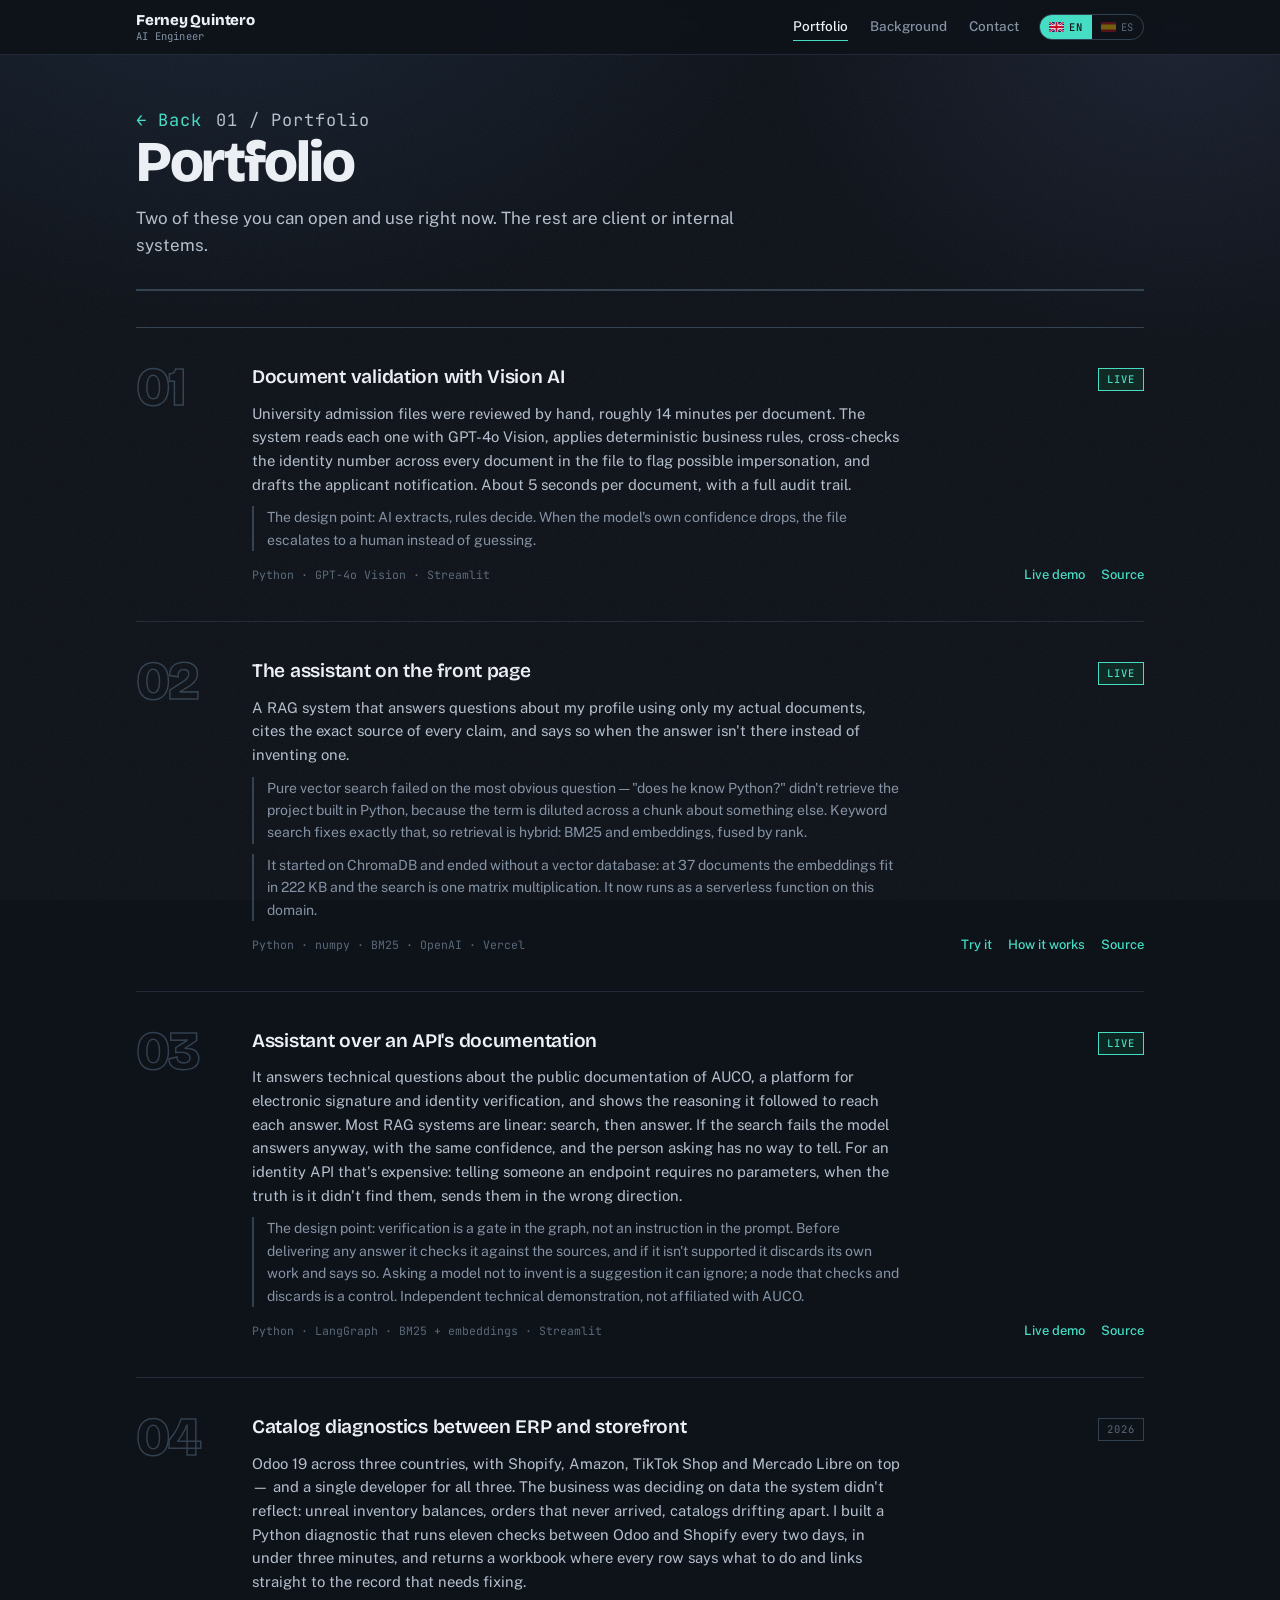
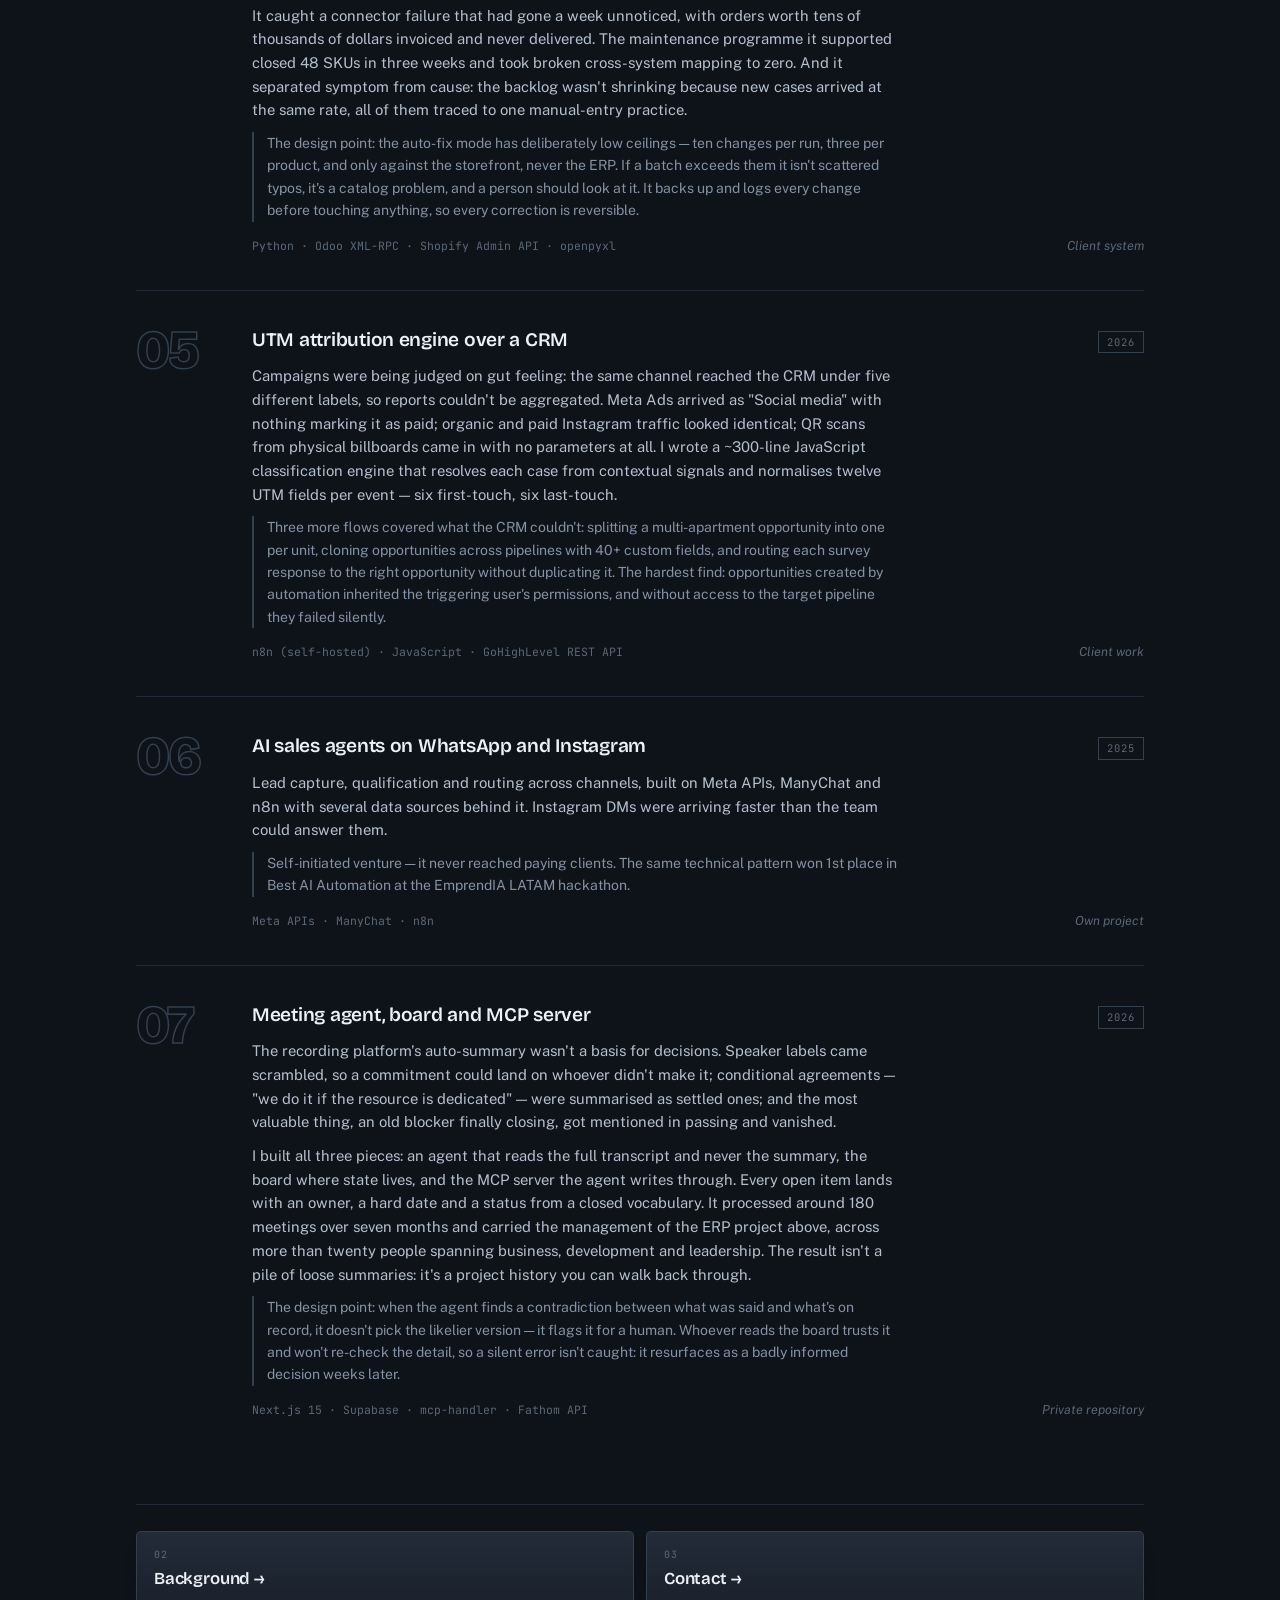
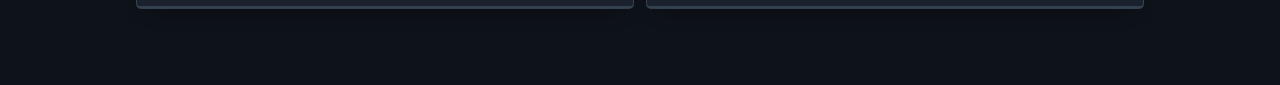
<file: work.html>
<!doctype html>
<html lang="en">
<head>
<meta charset="utf-8">
<meta name="viewport" content="width=device-width, initial-scale=1">
<title>Portafolio — Ferney Quintero</title>
<meta name="description" content="Six systems built for marketing, sales and operations. Two of them you can open and use right now.">
<meta property="og:title" content="Work — Ferney Quintero">
<meta property="og:description" content="Six systems built for marketing, sales and operations. Two you can open right now.">
<meta property="og:type" content="article">
<link rel="icon" href="data:image/svg+xml,<svg xmlns='http://www.w3.org/2000/svg' viewBox='0 0 100 100'><rect width='100' height='100' fill='%230e1219'/><text y='70' x='50' text-anchor='middle' font-size='52' font-weight='700' font-family='monospace' fill='%23e0a458'>FQ</text></svg>">

<link rel="preconnect" href="https://fonts.googleapis.com">
<link rel="preconnect" href="https://fonts.gstatic.com" crossorigin>
<link rel="stylesheet" href="https://fonts.googleapis.com/css2?family=Bricolage+Grotesque:opsz,wght@12..96,600;12..96,800&family=Public+Sans:wght@400;500;600&family=JetBrains+Mono:wght@400;500&display=swap">
<link rel="stylesheet" href="styles.css">
</head>
<body>

<a class="skip" href="#main" data-es="Ir al contenido">Skip to content</a>

<header class="topbar">
  <div class="bar">
    <a class="mark" href="index.html">
      <span class="mark-name">Ferney Quintero</span>
      <span class="mark-role" data-es="Ingeniero de IA">AI Engineer</span>
    </a>
    <nav aria-label="Sections">
      <a href="work.html" aria-current="page" data-es="Portafolio">Portfolio</a>
      <a href="background.html" data-es="Trayectoria">Background</a>
      <a href="contact.html" data-es="Contacto">Contact</a>
    </nav>
    <div class="lang" role="group" aria-label="Language / Idioma">
      <button type="button" data-lang-btn="en" aria-pressed="true" aria-label="English"><svg class="flag" viewBox="0 0 60 40" aria-hidden="true"><clipPath id="ukc"><path d="M0 0h60v40H0z"/></clipPath><g clip-path="url(#ukc)"><path d="M0 0h60v40H0z" fill="#012169"/><path d="M0 0l60 40M60 0L0 40" stroke="#fff" stroke-width="9"/><path d="M0 0l60 40M60 0L0 40" stroke="#C8102E" stroke-width="5"/><path d="M30 0v40M0 20h60" stroke="#fff" stroke-width="14"/><path d="M30 0v40M0 20h60" stroke="#C8102E" stroke-width="8"/></g></svg><span>EN</span></button>
      <button type="button" data-lang-btn="es" aria-pressed="false" aria-label="Español"><svg class="flag" viewBox="0 0 60 40" aria-hidden="true"><path d="M0 0h60v40H0z" fill="#AA151B"/><path d="M0 10h60v20H0z" fill="#F1BF00"/></svg><span>ES</span></button>
    </div>
  </div>
</header>

<main id="main" class="page">

  <div class="page-head">
    <p class="crumb mono"><a href="index.html" data-es="← Volver">← Back</a> <span data-es="01 / Portafolio">01 / Portfolio</span></p>
    <h1 data-es="Portafolio">Portfolio</h1>
    <p data-es="Dos de estos puedes abrirlos y usarlos ahora mismo. El resto son sistemas de cliente o internos.">Two of these you can open and use right now. The rest are client or internal systems.</p>
  </div>

  <ol class="projects">

    <li class="proj">
      <span class="proj-n mono">01</span>
      <div class="proj-body">
        <div class="proj-top">
          <h2 data-es="Validación de documentos con Vision AI">Document validation with Vision AI</h2>
          <span class="state live mono" data-es="En vivo">Live</span>
        </div>
        <p data-es="Los expedientes de admisión universitaria se revisaban a mano, unos 14 minutos por documento. El sistema lee cada uno con GPT-4o Vision, aplica reglas de negocio deterministas, coteja el número de identidad entre todos los documentos del expediente para detectar posibles suplantaciones, y redacta la notificación al aspirante. Unos 5 segundos por documento, con trazabilidad completa.">
          University admission files were reviewed by hand, roughly 14 minutes per
          document. The system reads each one with GPT-4o Vision, applies
          deterministic business rules, cross-checks the identity number across
          every document in the file to flag possible impersonation, and drafts the
          applicant notification. About 5 seconds per document, with a full audit trail.
        </p>
        <p class="note" data-es="La decisión de diseño: la IA extrae, las reglas deciden. Cuando la confianza del propio modelo baja, el expediente escala a un humano en vez de adivinar.">
          The design point: AI extracts, rules decide. When the model's own confidence
          drops, the file escalates to a human instead of guessing.
        </p>
        <div class="proj-foot">
          <span class="tags mono">Python · GPT-4o Vision · Streamlit</span>
          <span class="links">
            <a href="https://postulaciones-mvp.streamlit.app/" data-es="Ver demo" data-es="Ver demo">Live demo</a>
            <a href="https://github.com/ferquintero2013/postulaciones-mvp-utel" data-es="Código" data-es="Código">Source</a>
          </span>
        </div>
      </div>
    </li>

    <li class="proj">
      <span class="proj-n mono">02</span>
      <div class="proj-body">
        <div class="proj-top">
          <h2 data-es="El asistente de la portada">The assistant on the front page</h2>
          <span class="state live mono" data-es="En vivo">Live</span>
        </div>
        <p data-es="Un sistema RAG que responde preguntas sobre mi perfil usando únicamente mis documentos reales, cita la fuente exacta de cada afirmación, y avisa cuando la respuesta no está ahí en lugar de inventarla.">
          A RAG system that answers questions about my profile using only my actual
          documents, cites the exact source of every claim, and says so when the
          answer isn't there instead of inventing one.
        </p>
        <p class="note" data-es="La búsqueda vectorial pura fallaba en la pregunta más obvia: «¿sabe Python?» no recuperaba el proyecto construido en Python, porque el término queda diluido en un fragmento que habla de otra cosa. La búsqueda por palabras clave resuelve exactamente eso, así que la recuperación es híbrida: BM25 y embeddings, fusionados por posición.">
          Pure vector search failed on the most obvious question — "does he know
          Python?" didn't retrieve the project built in Python, because the term is
          diluted across a chunk about something else. Keyword search fixes exactly
          that, so retrieval is hybrid: BM25 and embeddings, fused by rank.
        </p>
        <p class="note" data-es="Empezó con ChromaDB y terminó sin base de datos vectorial: con 37 documentos los embeddings caben en 222 KB y la búsqueda es una multiplicación de matriz. Ahora corre como función serverless en este mismo dominio.">
          It started on ChromaDB and ended without a vector database: at 37 documents
          the embeddings fit in 222 KB and the search is one matrix multiplication.
          It now runs as a serverless function on this domain.
        </p>
        <div class="proj-foot">
          <span class="tags mono">Python · numpy · BM25 · OpenAI · Vercel</span>
          <span class="links">
            <a href="index.html" data-es="Probarlo" data-es="Probarlo">Try it</a>
            <a href="assistant.html" data-es="Cómo funciona" data-es="Cómo funciona">How it works</a>
            <a href="https://github.com/ferquintero2013/rag-perfil-profesional" data-es="Código" data-es="Código">Source</a>
          </span>
        </div>
      </div>
    </li>

    <li class="proj">
      <span class="proj-n mono">03</span>
      <div class="proj-body">
        <div class="proj-top">
          <h2 data-es="Asistente sobre la documentación de una API">Assistant over an API's documentation</h2>
          <span class="state live mono" data-es="En vivo">Live</span>
        </div>
        <p data-es="Responde preguntas técnicas sobre la documentación pública de AUCO, una plataforma de firma electrónica y validación de identidad, y muestra el razonamiento que siguió para llegar a cada respuesta. La mayoría de los RAG son lineales: buscan y responden. Si la búsqueda falla, el modelo responde igual, con la misma seguridad, y quien pregunta no tiene cómo saberlo. Para una API de identidad eso es caro: decirle a alguien que un endpoint no requiere parámetros, cuando lo cierto es que no los encontró, lo manda en la dirección equivocada.">
          It answers technical questions about the public documentation of AUCO, a
          platform for electronic signature and identity verification, and shows the
          reasoning it followed to reach each answer. Most RAG systems are linear: search,
          then answer. If the search fails the model answers anyway, with the same
          confidence, and the person asking has no way to tell. For an identity API that's
          expensive: telling someone an endpoint requires no parameters, when the truth is
          it didn't find them, sends them in the wrong direction.
        </p>
        <p class="note" data-es="La decisión de diseño: la verificación es una compuerta del grafo, no una instrucción del prompt. Antes de entregar cualquier respuesta la coteja contra las fuentes, y si no queda respaldada la descarta y lo dice. Pedirle a un modelo que no invente es una sugerencia que puede ignorar; un nodo que revisa y descarta es un control. Demostración técnica independiente, sin afiliación con AUCO.">
          The design point: verification is a gate in the graph, not an instruction in the
          prompt. Before delivering any answer it checks it against the sources, and if it
          isn't supported it discards its own work and says so. Asking a model not to
          invent is a suggestion it can ignore; a node that checks and discards is a
          control. Independent technical demonstration, not affiliated with AUCO.
        </p>
        <div class="proj-foot">
          <span class="tags mono">Python · LangGraph · BM25 + embeddings · Streamlit</span>
          <span class="links">
            <a href="https://langgraph-doc-assistant-yazpwfqfeeunxxa2gucstq.streamlit.app/" data-es="Ver demo">Live demo</a>
            <a href="https://github.com/ferquintero2013/langgraph-doc-assistant" data-es="Código">Source</a>
          </span>
        </div>
      </div>
    </li>

    <li class="proj">
      <span class="proj-n mono">04</span>
      <div class="proj-body">
        <div class="proj-top">
          <h2 data-es="Diagnóstico de catálogo entre ERP y tienda">Catalog diagnostics between ERP and storefront</h2>
          <span class="state mono">2026</span>
        </div>
        <p data-es="Odoo 19 en tres países, con Shopify, Amazon, TikTok Shop y Mercado Libre encima — y un solo desarrollador para los tres. La operación decidía sobre datos que el sistema no reflejaba: saldos de inventario irreales, pedidos que nunca entraban, catálogos desalineados. Construí en Python un diagnóstico que corre once verificaciones entre Odoo y Shopify cada dos días, en menos de tres minutos, y entrega un libro de cálculo donde cada fila dice qué hacer y enlaza al registro exacto que hay que corregir.">
          Odoo 19 across three countries, with Shopify, Amazon, TikTok Shop and
          Mercado Libre on top — and a single developer for all three. The business
          was deciding on data the system didn't reflect: unreal inventory balances,
          orders that never arrived, catalogs drifting apart. I built a Python
          diagnostic that runs eleven checks between Odoo and Shopify every two days,
          in under three minutes, and returns a workbook where every row says what to
          do and links straight to the record that needs fixing.
        </p>
        <p data-es="Encontró una falla del conector que llevaba una semana sin que nadie la notara, con pedidos por decenas de miles de dólares facturados y sin entregar. El programa de mantenimiento que sostuvo cerró 48 referencias en tres semanas y dejó en cero el mapeo roto entre sistemas. Y separó síntoma de causa: el indicador no bajaba porque entraban casos nuevos al mismo ritmo, todos originados en una misma práctica de captura manual.">
          It caught a connector failure that had gone a week unnoticed, with orders
          worth tens of thousands of dollars invoiced and never delivered. The
          maintenance programme it supported closed 48 SKUs in three weeks and took
          broken cross-system mapping to zero. And it separated symptom from cause:
          the backlog wasn't shrinking because new cases arrived at the same rate, all
          of them traced to one manual-entry practice.
        </p>
        <p class="note" data-es="La decisión de diseño: el modo de corrección automática tiene topes bajos a propósito — diez cambios por ejecución, tres por producto, y solo sobre la tienda, nunca sobre el ERP. Si un lote los supera no son erratas sueltas, es un problema de catálogo, y eso lo mira una persona. Antes de tocar nada guarda copia y registra cada cambio, así que toda corrección es reversible.">
          The design point: the auto-fix mode has deliberately low ceilings — ten
          changes per run, three per product, and only against the storefront, never
          the ERP. If a batch exceeds them it isn't scattered typos, it's a catalog
          problem, and a person should look at it. It backs up and logs every change
          before touching anything, so every correction is reversible.
        </p>
        <div class="proj-foot">
          <span class="tags mono">Python · Odoo XML-RPC · Shopify Admin API · openpyxl</span>
          <span class="links"><span class="muted" data-es="Sistema de cliente">Client system</span></span>
        </div>
      </div>
    </li>

    <li class="proj">
      <span class="proj-n mono">05</span>
      <div class="proj-body">
        <div class="proj-top">
          <h2 data-es="Motor de atribución UTM sobre un CRM">UTM attribution engine over a CRM</h2>
          <span class="state mono">2026</span>
        </div>
        <p data-es="Las campañas se juzgaban por intuición: el mismo canal llegaba al CRM con cinco etiquetas distintas, así que los reportes no se podían agregar. Meta Ads entraba como «Social media» sin marcar que era pago; el tráfico orgánico y el pagado de Instagram llegaban idénticos; los escaneos de QR de vallas físicas llegaban sin parámetros. Escribí un motor de clasificación de unas 300 líneas de JavaScript que resuelve cada caso por señales de contexto y normaliza doce campos UTM por evento — seis del primer contacto y seis de la última interacción.">
          Campaigns were being judged on gut feeling: the same channel reached the CRM
          under five different labels, so reports couldn't be aggregated. Meta Ads
          arrived as "Social media" with nothing marking it as paid; organic and paid
          Instagram traffic looked identical; QR scans from physical billboards came in
          with no parameters at all. I wrote a ~300-line JavaScript classification
          engine that resolves each case from contextual signals and normalises twelve
          UTM fields per event — six first-touch, six last-touch.
        </p>
        <p class="note" data-es="Tres flujos más resolvían lo que el CRM no podía: dividir una oportunidad con varios apartamentos en una por unidad, clonar oportunidades entre embudos con más de 40 campos personalizados, y llevar cada respuesta de encuesta a la oportunidad correcta sin duplicar. El hallazgo que más costó: las oportunidades creadas por automatización heredaban los permisos de quien disparaba el flujo, y sin acceso al embudo destino fallaban en silencio.">
          Three more flows covered what the CRM couldn't: splitting a multi-apartment
          opportunity into one per unit, cloning opportunities across pipelines with
          40+ custom fields, and routing each survey response to the right opportunity
          without duplicating it. The hardest find: opportunities created by automation
          inherited the triggering user's permissions, and without access to the target
          pipeline they failed silently.
        </p>
        <div class="proj-foot">
          <span class="tags mono">n8n (self-hosted) · JavaScript · GoHighLevel REST API</span>
          <span class="links"><span class="muted" data-es="Trabajo de cliente">Client work</span></span>
        </div>
      </div>
    </li>

    <li class="proj">
      <span class="proj-n mono">06</span>
      <div class="proj-body">
        <div class="proj-top">
          <h2 data-es="Agentes de ventas con IA en WhatsApp e Instagram">AI sales agents on WhatsApp and Instagram</h2>
          <span class="state mono">2025</span>
        </div>
        <p data-es="Captura, calificación y enrutamiento de leads entre canales, sobre Meta APIs, ManyChat y n8n, con varias fuentes de datos detrás. Los mensajes de Instagram llegaban más rápido de lo que el equipo podía responder.">
          Lead capture, qualification and routing across channels, built on Meta APIs,
          ManyChat and n8n with several data sources behind it. Instagram DMs were
          arriving faster than the team could answer them.
        </p>
        <p class="note" data-es="Iniciativa propia: nunca llegó a clientes pagantes. El mismo patrón técnico ganó el 1er lugar en Best AI Automation del hackathon EmprendIA LATAM.">
          Self-initiated venture — it never reached paying clients. The same technical
          pattern won 1st place in Best AI Automation at the EmprendIA LATAM hackathon.
        </p>
        <div class="proj-foot">
          <span class="tags mono">Meta APIs · ManyChat · n8n</span>
          <span class="links"><span class="muted" data-es="Proyecto propio">Own project</span></span>
        </div>
      </div>
    </li>

    <li class="proj">
      <span class="proj-n mono">07</span>
      <div class="proj-body">
        <div class="proj-top">
          <h2 data-es="Agente de reuniones, tablero y servidor MCP">Meeting agent, board and MCP server</h2>
          <span class="state mono">2026</span>
        </div>
        <p data-es="El resumen automático de la plataforma de grabación no servía para decidir. Los rótulos de hablante venían cruzados, así que un compromiso podía quedar asignado a quien no lo asumió; los acuerdos condicionados —«se hace si el recurso queda dedicado»— se resumían como acuerdos cerrados; y lo más valioso, el cierre de un pendiente abierto hacía semanas, se mencionaba de pasada y desaparecía.">
          The recording platform's auto-summary wasn't a basis for decisions. Speaker
          labels came scrambled, so a commitment could land on whoever didn't make it;
          conditional agreements — "we do it if the resource is dedicated" — were
          summarised as settled ones; and the most valuable thing, an old blocker
          finally closing, got mentioned in passing and vanished.
        </p>
        <p data-es="Construí las tres piezas: un agente que lee el transcript completo y nunca el resumen, el tablero donde queda el estado, y el servidor MCP por el que el agente escribe en él. Cada pendiente sale con responsable, fecha concreta y un estado de vocabulario cerrado. Procesó unas 180 reuniones en siete meses y sostuvo la gerencia del proyecto de ERP anterior, con más de veinte personas entre negocio, desarrollo y dirección. El resultado no es una pila de resúmenes sueltos: es un historial del proyecto que se puede recorrer hacia atrás.">
          I built all three pieces: an agent that reads the full transcript and never
          the summary, the board where state lives, and the MCP server the agent writes
          through. Every open item lands with an owner, a hard date and a status from a
          closed vocabulary. It processed around 180 meetings over seven months and
          carried the management of the ERP project above, across more than twenty
          people spanning business, development and leadership. The result isn't a pile
          of loose summaries: it's a project history you can walk back through.
        </p>
        <p class="note" data-es="La decisión de diseño: cuando el agente encuentra una contradicción entre lo dicho y lo documentado, no elige la versión más probable — la marca para decisión humana. Quien lee el tablero confía en él y no revisa el detalle, así que un error silencioso no se detecta: reaparece como una decisión mal informada semanas después.">
          The design point: when the agent finds a contradiction between what was said
          and what's on record, it doesn't pick the likelier version — it flags it for a
          human. Whoever reads the board trusts it and won't re-check the detail, so a
          silent error isn't caught: it resurfaces as a badly informed decision weeks
          later.
        </p>
        <div class="proj-foot">
          <span class="tags mono">Next.js 15 · Supabase · mcp-handler · Fathom API</span>
          <span class="links"><span class="muted" data-es="Repositorio privado">Private repository</span></span>
        </div>
      </div>
    </li>

  </ol>

  <nav class="pager" aria-label="Other sections">
    <a href="background.html" data-es="Trayectoria">
      <span class="jump-n mono">02</span>
      <span class="jump-t" data-es="Trayectoria →">Background →</span>
    </a>
    <a href="contact.html" data-es="Contacto">
      <span class="jump-n mono">03</span>
      <span class="jump-t" data-es="Contacto →">Contact →</span>
    </a>
  </nav>

</main>


<script src="i18n.js"></script>
<script src="script.js"></script>
</body>
</html>
</file>
<file: styles.css>
/* ==========================================================================
   Ferney Quintero — AI Automation Engineer

   One committed visual world: warm dark panel, tan robot, amber accent.
   Single theme on purpose — the site has an identity rather than a switch,
   and every colour is painted explicitly so it holds on any host ground.
   ========================================================================== */

:root {
  color-scheme: dark;

  /* Azul-noche frio de fondo contra el dorado calido del robot.
     El contraste de temperatura es lo que da la sensacion de objeto
     iluminado en vez de dibujo plano sobre un color. */
  --paper:   #0e1219;
  --surface: #151b25;
  --sunken:  #1a212c;
  --raised:  #222b38;

  --ink:     #edf1f6;
  --soft:    #b5c0ce;
  --muted:   #8492a4;
  --dim:     #5a6878;

  --line:    #212a36;
  --line-2:  #32404f;

  /* Dorado: la marca y el robot */
  --skin:        #e0a458;
  --skin-dim:    #a8763a;
  --amber:       #e8b35e;
  --amber-vivid: #f5c473;
  --amber-wash:  #241d12;

  /* Turquesa: todo lo que se puede tocar */
  --accent:      #45ddc4;
  --accent-soft: #2aa892;
  --accent-wash: #0d2621;

  --live:      #45ddc4;
  --live-wash: #0d2621;

  --display: "Bricolage Grotesque", "Trebuchet MS", sans-serif;
  --body: "Public Sans", -apple-system, "Segoe UI", sans-serif;
  --mono: "JetBrains Mono", ui-monospace, "Cascadia Code", monospace;

  --pad: clamp(20px, 5vw, 56px);
  --maxw: 1120px;
}

* { box-sizing: border-box; }

html {
  scroll-behavior: smooth;
  scroll-padding-top: 72px;
  /* Los halos decorativos se salen del viewport a proposito. Sin esto,
     en movil el telefono los cuenta como ancho real y la pagina scrollea
     de lado: el texto se sale de la pantalla. Es clip y no hidden porque
     hidden crearia un contexto de scroll y rompe el sticky de la barra. */
  overflow-x: clip;
}
@media (prefers-reduced-motion: reduce) {
  html { scroll-behavior: auto; }
  * { transition: none !important; animation: none !important; }
}

body {
  margin: 0;
  overflow-x: clip;
  background: var(--paper);
  background-image:
    radial-gradient(58rem 40rem at 18% -8%, #172233 0%, transparent 62%),
    radial-gradient(44rem 34rem at 92% 4%, #1a2030 0%, transparent 58%);
  background-attachment: fixed;
  color: var(--ink);
  font-family: var(--body);
  font-size: 16px;
  line-height: 1.6;
  -webkit-font-smoothing: antialiased;
}

/* Grano finisimo sobre todo el sitio. Rompe la planitud del color plano
   y da la sensacion de superficie impresa en vez de pantalla lisa.
   Generado con feTurbulence: no carga ninguna imagen. */
body::after {
  content: "";
  position: fixed;
  inset: 0;
  z-index: 1;
  pointer-events: none;
  opacity: 0.055;
  background-image: url("data:image/svg+xml,%3Csvg xmlns='http://www.w3.org/2000/svg' width='160' height='160'%3E%3Cfilter id='n'%3E%3CfeTurbulence type='fractalNoise' baseFrequency='0.85' numOctaves='3'/%3E%3C/filter%3E%3Crect width='160' height='160' filter='url(%23n)'/%3E%3C/svg%3E");
}

.mono { font-family: var(--mono); }
a { color: inherit; }

.skip {
  position: absolute;
  left: -9999px;
  top: 0;
  background: var(--amber);
  color: var(--paper);
  padding: 10px 16px;
  z-index: 100;
}
.skip:focus { left: 8px; top: 8px; }

:focus-visible { outline: 2px solid var(--accent); outline-offset: 3px; }

/* ---------------- top bar ---------------- */
.topbar {
  position: sticky;
  top: 0;
  z-index: 40;
  background: color-mix(in srgb, var(--paper) 90%, transparent);
  backdrop-filter: blur(10px);
  border-bottom: 1px solid var(--line);
}
.bar {
  max-width: var(--maxw);
  margin: 0 auto;
  padding: 11px var(--pad);
  display: flex;
  align-items: center;
  gap: 20px;
}
.mark { text-decoration: none; display: grid; line-height: 1.25; margin-right: auto; }
.mark-name {
  font-family: var(--display);
  font-weight: 800;
  font-size: 15px;
  letter-spacing: -0.015em;
  color: var(--ink);
}
.mark-role {
  font-family: var(--mono);
  font-size: 10.5px;
  color: var(--muted);
  letter-spacing: 0.02em;
}
.topbar nav { display: flex; gap: 22px; }
.topbar nav a {
  text-decoration: none;
  font-size: 13.5px;
  font-weight: 500;
  color: var(--muted);
  padding: 3px 0;
  border-bottom: 1.5px solid transparent;
}
.topbar nav a:hover { color: var(--ink); border-bottom-color: var(--accent); }
.topbar nav a[aria-current="page"] { color: var(--ink); border-bottom-color: var(--accent); }

/* --- selector de idioma --- */
/* Emoji de bandera no vale: Windows no dibuja los indicadores regionales
   y muestra las letras "GB"/"ES" en su lugar. Van dibujadas en SVG. */
.flag {
  width: 15px;
  height: 10px;
  display: block;
  border-radius: 1px;
  flex: none;
  /* Apagadas hasta que el idioma esta activo, para que el boton elegido
     se distinga tambien sin depender solo del fondo. */
  opacity: .45;
  transition: opacity .12s ease;
}
.lang button[aria-pressed="true"] .flag { opacity: 1; }

.lang {
  display: flex;
  border: 1px solid var(--line-2);
  border-radius: 20px;
  overflow: hidden;
  flex: none;
}
.lang button {
  font-family: var(--mono);
  font-size: 10.5px;
  letter-spacing: 0.06em;
  background: none;
  border: none;
  color: var(--dim);
  padding: 5px 9px;
  cursor: pointer;
  /* Bandera y codigo juntos: la bandera hace que se lea como selector de
     idioma de un vistazo, y el codigo evita la ambiguedad de la bandera
     sola — una bandera nombra un pais, no un idioma. */
  display: flex;
  align-items: center;
  gap: 5px;
  transition: background .12s ease, color .12s ease;
}
.lang button:hover { color: var(--ink); }
.lang button[aria-pressed="true"] {
  background: var(--accent);
  color: var(--paper);
  font-weight: 500;
}

/* ---------------- layout ---------------- */
main { max-width: var(--maxw); margin: 0 auto; padding: 0 var(--pad); }

/* ---------------- stage (home) ----------------
   La pagina es el personaje. El robot queda en el centro haciendo de
   bisagra: a su izquierda las tres puertas, a su derecha la conversacion.
   Todo cabe en una pantalla — nadie tiene que bajar para entrar a una
   seccion.
   --------------------------------------------- */
.stage {
  position: relative;
  max-width: none;
  padding: clamp(20px, 3vw, 38px) var(--pad) clamp(24px, 3vw, 40px);
  min-height: calc(100vh - 56px);
  display: flex;
  flex-direction: column;
  justify-content: center;
  gap: clamp(20px, 3.5vw, 40px);
}
.stage > * {
  max-width: var(--maxw);
  width: 100%;
  margin-inline: auto;
  position: relative;
  z-index: 2;
}

/* El foco nace detras del personaje, en el centro de la composicion */
.stage::before {
  content: "";
  position: absolute;
  left: 50%;
  top: 56%;
  width: min(52rem, 92vw);
  height: min(34rem, 56vh);
  transform: translate(-52%, -50%);
  background: radial-gradient(
    closest-side,
    rgba(224, 164, 88, 0.16) 0%,
    rgba(224, 164, 88, 0.06) 44%,
    transparent 72%
  );
  pointer-events: none;
  z-index: 0;
}

/* --- la composicion: puertas | personaje | conversacion --- */
.scene {
  display: grid;
  grid-template-columns: minmax(210px, 260px) auto minmax(0, 1fr);
  align-items: center;
  gap: clamp(6px, 1.6vw, 22px);
}

/* --- las puertas --- */
.doors { display: grid; gap: 8px; }
.doors a {
  position: relative;
  display: grid;
  grid-template-columns: 30px 1fr;
  grid-template-areas: "n t" "n d";
  align-items: baseline;
  gap: 0 10px;
  text-decoration: none;
  padding: 13px 15px;
  border: 1px solid var(--line);
  border-radius: 7px;
  background: linear-gradient(180deg, var(--surface) 0%, transparent 100%);
  transition: border-color .22s ease, background .22s ease, transform .22s ease;
}
.doors a::after {
  /* El hilo que une la puerta con el personaje */
  content: "";
  position: absolute;
  right: -14px;
  top: 50%;
  width: 14px;
  height: 1px;
  background: var(--line-2);
  transform: scaleX(.4);
  transform-origin: left;
  transition: transform .22s ease, background .22s ease;
}
.doors a:hover,
.doors a:focus-visible {
  border-color: var(--accent-soft);
  background: linear-gradient(180deg, var(--raised) 0%, var(--sunken) 100%);
  transform: translateX(4px);
}
.doors a:hover::after,
.doors a:focus-visible::after { transform: scaleX(1); background: var(--accent); }

.door-n {
  grid-area: n;
  font-family: var(--display);
  font-weight: 800;
  font-size: 1.45rem;
  line-height: .9;
  letter-spacing: -0.03em;
  color: transparent;
  -webkit-text-stroke: 1.2px var(--line-2);
  transition: -webkit-text-stroke-color .22s ease;
  user-select: none;
}
.doors a:hover .door-n { -webkit-text-stroke-color: var(--accent); }
.door-t {
  grid-area: t;
  font-family: var(--display);
  font-weight: 600;
  font-size: 1.02rem;
  letter-spacing: -0.012em;
  color: var(--ink);
}
.door-d { grid-area: d; font-size: 11.5px; color: var(--muted); line-height: 1.35; }

/* --- robot: una parte por gesto ---------------------------------------
   El estado llega en data-mood sobre .stage, puesto por script.js con lo
   que devuelve la API. El CSS traduce ese valor a postura y expresion:
   ojos, boca, inclinacion, brazos y los adornos que aparecen alrededor.
   -------------------------------------------------------------------- */
.bot {
  width: clamp(112px, 16vw, 196px);
  height: auto;
  flex: none;
  overflow: visible;
  filter: drop-shadow(0 18px 34px rgba(0, 0, 0, .45));
}
.bot-skin  { fill: var(--skin); }
.bot-panel { fill: var(--paper); }
.bot-wire  { stroke: var(--skin-dim); stroke-width: 4; stroke-linecap: round; }
.bot-bulb  { fill: var(--amber-vivid); }

.eyes circle, .eyes rect { fill: #17140f; }
.eyes path { fill: none; stroke: #17140f; stroke-width: 6; stroke-linecap: round; }

.mouth rect, .mouth circle { fill: #17140f; }
.mouth path {
  fill: none;
  stroke: #17140f;
  stroke-width: 5;
  stroke-linecap: round;
  stroke-linejoin: round;
}

/* Un solo juego de ojos y una sola boca visibles a la vez */
.eyes, .mouth { display: none; }

.stage[data-mood="idle"]      [data-eyes="normal"],
.stage[data-mood="answering"] [data-eyes="normal"] { display: block; }
.stage[data-mood="confident"] [data-eyes="happy"]  { display: block; }
.stage[data-mood="thinking"]  [data-eyes="up"]     { display: block; }
.stage[data-mood="declined"]  [data-eyes="squint"] { display: block; }
.stage[data-mood="unsure"]    [data-eyes="squint"] { display: block; }

.stage[data-mood="idle"]      [data-mouth="flat"]  { display: block; }
.stage[data-mood="answering"] [data-mouth="flat"]  { display: block; }
.stage[data-mood="confident"] [data-mouth="smile"] { display: block; }
.stage[data-mood="thinking"]  [data-mouth="think"] { display: block; }
.stage[data-mood="declined"]  [data-mouth="wavy"]  { display: block; }
.stage[data-mood="unsure"]    [data-mouth="wavy"]  { display: block; }

/* Adornos alrededor de la cabeza */
.bot-mark {
  fill: var(--amber-vivid);
  font-family: var(--display);
  font-weight: 800;
  font-size: 44px;
}
.bot-spark path { fill: var(--amber-vivid); }

.bot-think, .bot-spark {
  opacity: 0;
  transform-origin: 170px 44px;
  transition: opacity .3s ease, transform .3s ease;
  transform: scale(.4);
}
.stage[data-mood="declined"] .bot-think,
.stage[data-mood="unsure"]   .bot-think { opacity: 1; transform: scale(1); }
.stage[data-mood="confident"] .bot-spark { opacity: 1; transform: scale(1); }

.bot-head  { transform-origin: 115px 118px; transition: transform .45s ease; }
.bot-body  { transform-origin: 115px 222px; transition: transform .45s ease; }
.bot-face  { transition: transform .25s ease; }
.bot-arm-r { transform-origin: 162px 152px; transition: transform .45s ease; }
.bot-arm-l { transform-origin: 68px 152px;  transition: transform .45s ease; }

/* Cabeza ladeada y cuerpo hundido cuando no encuentra o no entiende */
.stage[data-mood="declined"] .bot-head,
.stage[data-mood="unsure"]   .bot-head { transform: rotate(-12deg); }
.stage[data-mood="declined"] .bot-body,
.stage[data-mood="unsure"]   .bot-body { transform: translateY(5px) scale(.98); }

/* Hombros encogidos al declinar */
.stage[data-mood="declined"] .bot-arm-l,
.stage[data-mood="unsure"]   .bot-arm-l { transform: translateY(-11px) rotate(-14deg); }
.stage[data-mood="declined"] .bot-arm-r,
.stage[data-mood="unsure"]   .bot-arm-r { transform: translate(-5px, 16px) rotate(16deg); }

/* --- el anfitrion senala la puerta que estas mirando ------------------
   data-point lo pone script.js al pasar el cursor por una puerta. El
   robot gira la cabeza hacia ella y estira el brazo en su direccion.
   -------------------------------------------------------------------- */
/* El arco cruza el cero a proposito: arriba mira arriba, abajo mira abajo.
   Antes las tres rotaciones eran negativas (-13, -8, -3), asi que la cabeza
   siempre apuntaba hacia arriba y solo variaba cuanto. La puerta de abajo
   nunca se leia como la de abajo. */
.stage[data-point="up"]   .bot-head { transform: rotate(-14deg) translateX(-5px); }
.stage[data-point="mid"]  .bot-head { transform: rotate(-4deg)  translateX(-5px); }
.stage[data-point="down"] .bot-head { transform: rotate(6deg)   translateX(-4px); }

.stage[data-point="up"]   .bot-arm-l { transform: translate(-16px, -30px) rotate(-38deg); }
.stage[data-point="mid"]  .bot-arm-l { transform: translate(-19px, -6px)  rotate(-14deg); }
.stage[data-point="down"] .bot-arm-l { transform: translate(-16px, 16px)  rotate(16deg); }

/* Mientras senala, la otra mano baja: el gesto se lee como uno solo */
.stage[data-point="up"]   .bot-arm-r,
.stage[data-point="mid"]  .bot-arm-r,
.stage[data-point="down"] .bot-arm-r { transform: translateY(14px) rotate(10deg); }

/* Y los ojos acompanan. Antes las tres puertas compartian el mismo
   translateX sin componente vertical, asi que la mirada no se movia y solo
   la cabeza giraba un poco. El !important es necesario: el seguimiento del
   cursor escribe transform en linea, y el estilo en linea gana. */
.stage[data-point="up"]   .bot-face { transform: translate(-5px, -4px) !important; }
.stage[data-point="mid"]  .bot-face { transform: translate(-5px, 0)    !important; }
.stage[data-point="down"] .bot-face { transform: translate(-4px, 5px)  !important; }

/* Senalando no sigue al cursor ni saluda: esta atendiendo a otra cosa */
.stage:not([data-point="none"]) .bot-arm-r { animation: none !important; }

@media (prefers-reduced-motion: no-preference) {
  /* En reposo: respira, saluda, parpadea y late la antena */
  .stage[data-mood="idle"][data-point="none"] .bot-body { animation: breathe 4.6s ease-in-out infinite; }
  .stage[data-mood="idle"][data-point="none"] .bot-arm-r { animation: wave 3.4s ease-in-out infinite; }
  .stage[data-mood="idle"] [data-eyes="normal"] {
    animation: blink 5.4s steps(1, end) infinite;
    transform-origin: 115px 71px;
  }
  .bot-bulb { animation: pulse 2.9s ease-in-out infinite; }

  /* Pensando: antena acelerada, balanceo y la boca late */
  .stage[data-mood="thinking"] .bot-bulb { animation: pulse .7s ease-in-out infinite; }
  .stage[data-mood="thinking"] .bot-body { animation: sway 1.7s ease-in-out infinite; }
  .stage[data-mood="thinking"] [data-mouth="think"] { animation: ponder 2.1s ease-in-out infinite; }

  /* Respuesta con respaldo: da un saltito, asiente y levanta el brazo */
  .stage[data-mood="confident"] .bot-body  { animation: hop .62s ease-in-out 2; }
  .stage[data-mood="confident"] .bot-arm-r { transform: rotate(-30deg); }
  .stage[data-mood="confident"] .bot-spark { animation: twinkle 1.5s ease-in-out infinite; }

  /* Al declinar, el signo de interrogacion oscila */
  .stage[data-mood="declined"] .bot-think,
  .stage[data-mood="unsure"]   .bot-think { animation: tilt 2s ease-in-out infinite; }
}

@keyframes wave {
  0%, 62%, 100% { transform: rotate(0deg); }
  14%           { transform: rotate(-26deg); }
  30%           { transform: rotate(-6deg); }
  46%           { transform: rotate(-22deg); }
}
@keyframes blink {
  0%, 90%, 100% { transform: scaleY(1); }
  93%           { transform: scaleY(0.1); }
  96%           { transform: scaleY(1); }
  98%           { transform: scaleY(0.1); }
}
@keyframes pulse {
  0%, 100% { opacity: 1; }
  50%      { opacity: 0.3; }
}
@keyframes breathe {
  0%, 100% { transform: translateY(0) scale(1); }
  50%      { transform: translateY(-2.5px) scale(1.012); }
}
@keyframes sway {
  0%, 100% { transform: rotate(0deg); }
  50%      { transform: rotate(2.4deg); }
}
@keyframes hop {
  0%, 100% { transform: translateY(0); }
  35%      { transform: translateY(-9px); }
  70%      { transform: translateY(2px); }
}
@keyframes ponder {
  0%, 100% { transform: translateX(0); }
  50%      { transform: translateX(3px); }
}
@keyframes twinkle {
  0%, 100% { opacity: 1; }
  50%      { opacity: .35; }
}
@keyframes tilt {
  0%, 100% { transform: rotate(-8deg) scale(1); }
  50%      { transform: rotate(8deg) scale(1.08); }
}

/* --- globo: ahora contiene la conversacion --------------------------- */
.bubble {
  position: relative;
  overflow: hidden;
  background: linear-gradient(180deg, var(--raised) 0%, var(--sunken) 62%);
  border: 1px solid var(--line-2);
  border-radius: 4px 18px 18px 18px;
  box-shadow: 0 22px 48px -26px rgba(0, 0, 0, .85);
  padding: 17px 19px 15px;
  width: min(100%, 640px);
  display: flex;
  flex-direction: column;
  gap: 11px;
}
.bubble::before {
  content: "";
  position: absolute;
  left: -9px;
  top: 22px;
  width: 16px;
  height: 16px;
  background: var(--sunken);
  border-left: 1px solid var(--line-2);
  border-bottom: 1px solid var(--line-2);
  transform: rotate(45deg);
}

/* Lo que dice el anfitrion al senalar una puerta. Se superpone al chat
   en vez de sustituirlo: la conversacion sigue intacta debajo. */
.host-say {
  position: absolute;
  inset: 0;
  z-index: 3;
  display: flex;
  align-items: center;
  padding: 20px 24px;
  border-radius: inherit;
  background: linear-gradient(180deg, var(--raised) 0%, var(--sunken) 70%);
  opacity: 0;
  pointer-events: none;
  transition: opacity .2s ease;
}
.host-say p {
  font-family: var(--display);
  font-weight: 600;
  font-size: clamp(1.02rem, 2vw, 1.3rem);
  line-height: 1.3;
  letter-spacing: -0.018em;
  color: var(--ink);
  text-wrap: balance;
}
.stage:not([data-point="none"]) .host-say { opacity: 1; }

.chat-log {
  display: flex;
  flex-direction: column;
  gap: 12px;
  max-height: clamp(180px, 30vh, 300px);
  overflow-y: auto;
  scrollbar-width: thin;
  scrollbar-color: var(--line-2) transparent;
}
.chat-log::-webkit-scrollbar { width: 6px; }
.chat-log::-webkit-scrollbar-thumb { background: var(--line-2); border-radius: 3px; }

.msg p { margin: 0; }
.msg-text { font-size: 14.6px; line-height: 1.55; }

.from-bot .msg-text { color: var(--ink); }
.from-bot:first-child .msg-text {
  font-family: var(--display);
  font-weight: 600;
  font-size: clamp(1rem, 2vw, 1.22rem);
  line-height: 1.3;
  letter-spacing: -0.015em;
}

.from-user {
  align-self: flex-end;
  max-width: 85%;
  background: var(--raised);
  border: 1px solid var(--line-2);
  border-radius: 12px 12px 3px 12px;
  padding: 7px 12px;
}
.from-user .msg-text { color: var(--soft); font-size: 13.8px; }

.msg-sources {
  margin-top: 6px !important;
  font-family: var(--mono);
  font-size: 10.5px;
  line-height: 1.6;
  color: var(--dim);
}

.typing { display: flex; gap: 5px; padding: 6px 2px; }
.typing span {
  width: 6px;
  height: 6px;
  border-radius: 50%;
  background: var(--skin-dim);
}
@media (prefers-reduced-motion: no-preference) {
  .typing span { animation: blip 1.1s ease-in-out infinite; }
  .typing span:nth-child(2) { animation-delay: .16s; }
  .typing span:nth-child(3) { animation-delay: .32s; }
}
@keyframes blip {
  0%, 60%, 100% { opacity: .25; transform: translateY(0); }
  30%           { opacity: 1;   transform: translateY(-3px); }
}

.chat-form { display: flex; gap: 8px; }
.chat-form input {
  flex: 1;
  min-width: 0;
  background: var(--paper);
  border: 1px solid var(--line-2);
  border-radius: 7px;
  padding: 10px 13px;
  color: var(--ink);
  font-family: var(--body);
  font-size: 14px;
}
.chat-form input::placeholder { color: var(--dim); }
.chat-form input:focus { outline: none; border-color: var(--accent); }
.chat-form input:disabled { opacity: .5; }

.chat-form button {
  flex: none;
  width: 42px;
  background: var(--accent);
  border: 1px solid var(--accent);
  border-radius: 7px;
  color: var(--paper);
  font-size: 17px;
  line-height: 1;
  cursor: pointer;
  transition: background .12s ease;
}
.chat-form button:hover:not(:disabled) {
  background: var(--accent-soft);
  border-color: var(--accent-soft);
}
.chat-form button:disabled { opacity: .4; cursor: default; }

.chat-suggestions { display: flex; flex-wrap: wrap; gap: 6px; }
.chat-suggestions button {
  font-family: var(--mono);
  font-size: 11px;
  background: none;
  border: 1px solid var(--line-2);
  border-radius: 20px;
  padding: 5px 11px;
  color: var(--muted);
  cursor: pointer;
  transition: border-color .12s ease, color .12s ease;
}
.chat-suggestions button:hover { border-color: var(--accent); color: var(--ink); }

.bubble-foot {
  display: flex;
  flex-wrap: wrap;
  gap: 4px 14px;
  justify-content: space-between;
  align-items: baseline;
  font-size: 11px;
  color: var(--dim);
  line-height: 1.45;
  margin: 0;
  padding-top: 3px;
  border-top: 1px solid var(--line);
}
.bubble-foot a {
  font-family: var(--mono);
  font-size: 10.5px;
  color: var(--accent);
  text-decoration: none;
  white-space: nowrap;
}
.bubble-foot a:hover { text-decoration: underline; }

/* --- title --- */
/* El kicker sostiene la identidad ("AI Engineer") para que el titular
   pueda dedicarse a la tesis en vez de al cargo. */
.stage .bienvenida { color: var(--accent); }
.stage .kicker {
  font-size: 0.72rem;
  letter-spacing: 0.16em;
  text-transform: uppercase;
  color: var(--muted);
  margin: 0 0 0.75rem;
}

/* El kicker lleva identidad a la izquierda y la descarga a la derecha:
   quien ya se convencio no deberia tener que buscar el CV. */
.stage .kicker {
  display: flex;
  flex-wrap: wrap;
  align-items: baseline;
  gap: 10px;
}

.stage h1 {
  font-family: var(--display);
  font-weight: 800;
  /* Mas contenido que antes: el tamano baja para que la tesis quepa en
     dos o tres lineas sin empujar al personaje fuera de pantalla. */
  font-size: clamp(1.5rem, 3.6vw, 2.6rem);
  line-height: 1.02;
  letter-spacing: -0.035em;
  margin: 0;
  max-width: 30ch;
  color: var(--ink);
  text-wrap: balance;
}
/* La segunda linea baja de intensidad: el ojo entra por la primera y la
   frase se lee como una sola idea con enfasis, no como dos gritos. */
.stage h1 .soft {
  color: var(--muted);
  display: block;
  margin-top: 0.6em;
  /* La segunda linea lleva ahora el argumento completo, no un remate:
     baja de tamano y gana ancho para no crecer hacia abajo. */
  font-size: 0.42em;
  font-weight: 500;
  line-height: 1.42;
  letter-spacing: 0;
  max-width: 64ch;
}

/* --- jump buttons: keys on a control panel --- */
.jump {
  display: grid;
  grid-template-columns: repeat(3, minmax(0, 1fr));
  gap: 12px;
  max-width: 780px !important;
  margin-inline: 0 !important;
}
.jump a,
.pager a {
  display: grid;
  gap: 3px;
  text-decoration: none;
  background: linear-gradient(180deg, var(--raised) 0%, var(--sunken) 100%);
  border: 1px solid var(--line-2);
  border-bottom-width: 3px;
  border-radius: 5px;
  padding: 15px 17px 13px;
  box-shadow: 0 10px 26px -18px rgba(0, 0, 0, .9);
  transition: transform .14s ease, border-color .14s ease, box-shadow .14s ease;
}
.jump a:hover,
.pager a:hover {
  background: var(--raised);
  border-color: var(--skin-dim);
  transform: translateY(1px);
  border-bottom-width: 2px;
  margin-bottom: 1px;
}
.jump a:active { transform: translateY(2px); border-bottom-width: 1px; margin-bottom: 2px; }
.jump-n { font-size: 10px; color: var(--skin-dim); letter-spacing: 0.12em; }
.jump-t {
  font-family: var(--display);
  font-weight: 600;
  font-size: 1.05rem;
  color: var(--ink);
  letter-spacing: -0.01em;
}
.jump-d { font-size: 12px; color: var(--muted); line-height: 1.4; }

/* --- entrada de las paginas internas --- */
@media (prefers-reduced-motion: no-preference) {
  .page > .page-head,
  .page > .projects,
  .page > .bg-grid,
  .page > .contact-grid,
  .page > .prose,
  .page > .pager {
    animation: surge .6s cubic-bezier(.16, .84, .44, 1) both;
  }
  .page > .page-head { animation-delay: .04s; }
  .page > .projects,
  .page > .bg-grid,
  .page > .contact-grid,
  .page > .prose { animation-delay: .14s; }
  .page > .pager { animation-delay: .24s; }
}

/* --- entrada: el escenario se enciende por partes --- */
@media (prefers-reduced-motion: no-preference) {
  .stage h1,
  .stage .scene {
    animation: surge .72s cubic-bezier(.16, .84, .44, 1) both;
  }
  .stage h1      { animation-delay: .06s; }
  .stage .scene  { animation-delay: .20s; }
  .stage::before { animation: glow 1.4s ease-out both; }
  .doors a { animation: surge .55s cubic-bezier(.16,.84,.44,1) both; }
  .doors a:nth-child(1) { animation-delay: .34s; }
  .doors a:nth-child(2) { animation-delay: .42s; }
  .doors a:nth-child(3) { animation-delay: .50s; }
}
@keyframes surge {
  from { opacity: 0; transform: translateY(16px); }
  to   { opacity: 1; transform: none; }
}
@keyframes glow {
  from { opacity: 0; }
  to   { opacity: 1; }
}

/* ---------------- inner pages ---------------- */
.page {
  position: relative;
  /* El lateral repite var(--pad) a proposito: .page es una clase y gana
     por especificidad al padding de main, asi que poner 0 aqui dejaba el
     texto pegado a los dos bordes en todas las paginas internas. */
  padding: 52px var(--pad) 76px;
}

/* Las internas heredan el foco de la portada, mas tenue y arriba: liga
   las paginas sin repetir la puesta en escena del personaje. */
.page::before {
  content: "";
  position: absolute;
  left: 0;
  top: -12%;
  width: min(40rem, 100%);
  height: 24rem;
  background: radial-gradient(
    closest-side,
    rgba(224, 164, 88, 0.09) 0%,
    transparent 70%
  );
  pointer-events: none;
  z-index: 0;
}
.page > * { position: relative; z-index: 1; }

.page-head {
  padding-bottom: 30px;
  margin-bottom: 36px;
  border-bottom: 2px solid var(--line-2);
}
.crumb {
  display: flex;
  align-items: baseline;
  gap: 14px;
  font-size: 11.5px;
  color: var(--dim);
  margin: 0 0 18px;
  letter-spacing: 0.06em;
}
.crumb a { color: var(--accent); text-decoration: none; }
.crumb a:hover { text-decoration: underline; }

.page-head h1 {
  font-family: var(--display);
  font-weight: 800;
  font-size: clamp(2.2rem, 5.8vw, 3.6rem);
  line-height: 0.98;
  letter-spacing: -0.04em;
  margin: 0 0 14px;
  max-width: 19ch;
  color: var(--ink);
  text-wrap: balance;
}
.page-head > p {
  color: var(--soft);
  margin: 0;
  font-size: clamp(15.5px, 1.5vw, 17px);
  max-width: 60ch;
}

/* ---------------- projects ---------------- */
.projects { list-style: none; margin: 0; padding: 0; }

.proj {
  position: relative;
  display: grid;
  grid-template-columns: 92px minmax(0, 1fr);
  gap: 0 24px;
  padding: 34px 0;
  border-top: 1px solid var(--line);
  transition: border-color .25s ease;
}
.proj:first-child { border-top: 1px solid var(--line-2); }
.proj:hover { border-top-color: var(--accent-soft); }

/* El numero deja de ser una etiqueta y pasa a ser estructura visible:
   marca el ritmo de la lista y da escala a una pagina que si no seria
   parrafos apilados. */
.proj-n {
  font-family: var(--display);
  font-weight: 800;
  font-size: clamp(2.4rem, 5vw, 3.4rem);
  line-height: .85;
  letter-spacing: -0.04em;
  color: transparent;
  -webkit-text-stroke: 1.5px var(--line-2);
  padding-top: 2px;
  transition: -webkit-text-stroke-color .25s ease, color .25s ease;
  user-select: none;
}
.proj:hover .proj-n { -webkit-text-stroke-color: var(--accent-soft); }

.proj-top {
  display: flex;
  align-items: baseline;
  justify-content: space-between;
  gap: 16px;
  margin-bottom: 9px;
}
.proj h2 {
  font-family: var(--display);
  font-weight: 600;
  font-size: 1.2rem;
  letter-spacing: -0.014em;
  margin: 0;
  color: var(--ink);
}
.proj p { margin: 0 0 10px; color: var(--soft); font-size: 14.8px; max-width: 72ch; }
.proj .note {
  color: var(--muted);
  font-size: 14px;
  border-left: 2px solid var(--line-2);
  padding-left: 13px;
}

.state {
  font-size: 10.5px;
  letter-spacing: 0.1em;
  text-transform: uppercase;
  color: var(--dim);
  border: 1px solid var(--line-2);
  padding: 2px 8px;
  flex: none;
}
.state.live {
  color: var(--live);
  border-color: var(--live);
  background: var(--live-wash);
  font-weight: 500;
}

.proj-foot {
  display: flex;
  flex-wrap: wrap;
  align-items: baseline;
  justify-content: space-between;
  gap: 8px 20px;
  margin-top: 14px;
}
.tags { font-size: 11.5px; color: var(--dim); }
.links { display: flex; gap: 16px; font-size: 13px; }
.links a {
  color: var(--accent);
  text-decoration: none;
  font-weight: 500;
  border-bottom: 1px solid transparent;
}
.links a:hover { border-bottom-color: var(--accent); }
.links .muted { color: var(--dim); font-size: 12.5px; font-style: italic; }

/* ---------------- background ---------------- */
.bg-grid {
  display: grid;
  grid-template-columns: minmax(0, 1.5fr) minmax(0, 1fr);
  gap: 48px;
}
.bg-text p { color: var(--soft); margin: 0 0 15px; max-width: 62ch; }
.bg-text p:last-child { margin-bottom: 0; }
.bg-lead { font-size: 1.06rem; color: var(--ink) !important; font-weight: 500; }

.side-h {
  font-size: 10.5px;
  letter-spacing: 0.15em;
  text-transform: uppercase;
  color: var(--amber);
  margin: 0 0 13px;
  padding-bottom: 8px;
  border-bottom: 1px solid var(--line);
  font-weight: 400;
}
.bg-side, .contact-side {
  background: linear-gradient(180deg, var(--surface) 0%, transparent 70%);
  border: 1px solid var(--line);
  border-radius: 8px;
  padding: 22px 22px 24px;
  align-self: start;
}
.bg-side > * + .side-h,
.contact-side > * + .side-h { margin-top: 30px; }

.tl { list-style: none; margin: 0; padding: 0; position: relative; }

/* Una linea vertical une los anos: la trayectoria se ve como continua en
   vez de como filas sueltas, que es justo lo que la seccion argumenta.
   Corre por el carril que queda entre la columna del ano (46px) y el
   texto; a 20px caia encima de los numeros y los tachaba. */
.tl::before {
  content: "";
  position: absolute;
  left: 53px;
  top: 12px;
  bottom: 12px;
  width: 1px;
  background: linear-gradient(180deg, var(--line-2), transparent);
}
.tl li {
  position: relative;
  display: grid;
  grid-template-columns: 46px 1fr;
  gap: 14px;
  font-size: 13.4px;
  color: var(--soft);
  padding: 9px 0;
}
.tl li::before {
  content: "";
  position: absolute;
  /* box-sizing es border-box, asi que 7px ya incluye el borde:
     centrado sobre la linea de 53px => 53 - 7/2 */
  left: 49.5px;
  top: 15px;
  width: 7px;
  height: 7px;
  border-radius: 50%;
  background: var(--paper);
  border: 1.5px solid var(--line-2);
}
.tl li:first-child::before { border-color: var(--amber); background: var(--amber); }
.tl .mono {
  color: var(--amber);
  font-size: 12px;
  font-weight: 500;
  padding-top: 1px;
}

.tools { font-size: 11.8px; line-height: 1.9; color: var(--muted); margin: 0; }

.creds { list-style: none; margin: 0; padding: 0; display: flex; flex-wrap: wrap; gap: 7px; }
.creds li {
  font-family: var(--mono);
  font-size: 11px;
  color: var(--soft);
  border: 1px solid var(--line-2);
  padding: 4px 9px;
}
.creds li:first-child {
  border-color: var(--amber);
  background: var(--amber-wash);
  color: var(--amber-vivid);
  font-weight: 500;
}

/* ---------------- assistant page ---------------- */
.prose p {
  color: var(--soft);
  margin: 0 0 16px;
  max-width: 68ch;
  font-size: 15.6px;
  line-height: 1.68;
}
.prose h2 {
  font-family: var(--display);
  font-weight: 800;
  font-size: clamp(1.42rem, 2.6vw, 1.72rem);
  letter-spacing: -0.028em;
  margin: 46px 0 14px;
  padding-top: 18px;
  border-top: 1px solid var(--line);
  color: var(--ink);
}
.prose h2:first-child { margin-top: 0; padding-top: 0; border-top: none; }
.prose h3 {
  font-family: var(--body);
  font-weight: 600;
  font-size: 1rem;
  margin: 24px 0 8px;
  color: var(--ink);
}
.prose strong { color: var(--ink); font-weight: 600; }
.prose code {
  font-family: var(--mono);
  font-size: 0.86em;
  background: var(--sunken);
  border: 1px solid var(--line);
  padding: 0.1em 0.36em;
  border-radius: 3px;
  color: var(--soft);
}
.prose ul { color: var(--soft); max-width: 68ch; padding-left: 20px; margin: 0 0 15px; }
.prose li { margin-bottom: 7px; }

.flow {
  display: grid;
  gap: 1px;
  background: var(--line);
  border: 1px solid var(--line-2);
  border-radius: 6px;
  overflow: hidden;
  margin: 26px 0 30px;
  max-width: 68ch;
  box-shadow: 0 16px 40px -28px rgba(0, 0, 0, .9);
}
.flow-step {
  background: linear-gradient(180deg, var(--raised) 0%, var(--sunken) 100%);
  padding: 16px 18px;
  display: grid;
  grid-template-columns: 46px 1fr;
  gap: 16px;
  align-items: start;
  transition: background .2s ease;
}
.flow-step:hover { background: var(--raised); }
.flow-step b { color: var(--ink); font-weight: 600; font-size: 15px; display: block; margin-bottom: 5px; }
.flow-step span.n {
  font-family: var(--display);
  font-weight: 800;
  font-size: 1.9rem;
  line-height: .8;
  letter-spacing: -0.03em;
  color: transparent;
  -webkit-text-stroke: 1.3px var(--line-2);
  padding-top: 3px;
  user-select: none;
  transition: -webkit-text-stroke-color .2s ease;
}
.flow-step:hover span.n { -webkit-text-stroke-color: var(--accent-soft); }
.flow-step p { margin: 0 !important; font-size: 13.4px; color: var(--muted); max-width: none; }

.callout {
  position: relative;
  border: 1px solid var(--accent-soft);
  border-left-width: 3px;
  border-radius: 0 8px 8px 0;
  background: linear-gradient(100deg, var(--accent-wash) 0%, var(--sunken) 85%);
  padding: 24px 26px;
  margin: 36px 0;
  max-width: 68ch;
  box-shadow: 0 18px 44px -30px rgba(0, 0, 0, .95);
}
.callout h3 { margin-top: 0; color: var(--accent); }
.callout p:last-child { margin-bottom: 0; }
.callout a { color: var(--accent); font-weight: 500; }

/* ---------------- contact ---------------- */
.contact-grid {
  display: grid;
  grid-template-columns: minmax(0, 1.4fr) minmax(0, 1fr);
  gap: 48px;
}
.contact-main .primary {
  display: inline-block;
  font-family: var(--mono);
  font-size: clamp(14px, 2.2vw, 17px);
  color: var(--paper);
  background: var(--amber);
  border: 1px solid var(--amber);
  padding: 13px 20px;
  text-decoration: none;
  margin-bottom: 20px;
  font-weight: 500;
}
.contact-main .primary:hover { background: var(--accent); border-color: var(--accent); }
/* --- botones de contacto ---------------------------------------------
   La version anterior listaba los datos como una ficha, y el problema
   era que no se leia como algo accionable: un dato y un enlace se ven
   igual. Estos son botones — superficie propia, icono, flecha y
   movimiento al pasar por encima — para que se vea que al pulsar va a
   ocurrir algo. */
.acciones { display: grid; gap: 12px; margin-bottom: 26px; }

.btn {
  display: flex;
  align-items: center;
  gap: 14px;
  padding: 15px 18px;
  border: 1px solid var(--line-2);
  background: color-mix(in oklab, var(--ink) 4%, transparent);
  text-decoration: none;
  color: var(--ink);
  transition: border-color .16s, background .16s, transform .16s;
}
.btn:hover {
  border-color: var(--accent);
  background: color-mix(in oklab, var(--accent) 8%, transparent);
  transform: translateY(-1px);
}
.btn-ico { width: 24px; height: 24px; flex: none; fill: currentColor; }
.btn-txt { display: grid; gap: 2px; min-width: 0; }
.btn-t { font-weight: 600; font-size: 15px; }
.btn-s {
  font-family: var(--mono);
  font-size: 12px;
  color: var(--dim);
  overflow-wrap: anywhere;
}
.btn-flecha {
  margin-left: auto;
  color: var(--dim);
  font-size: 17px;
  transition: transform .16s, color .16s;
}
.btn:hover .btn-flecha { color: var(--accent); transform: translateX(3px); }

/* WhatsApp lleva su verde: es la senal que hace que se reconozca de un
   vistazo, y aqui es la via mas directa. */
.btn-wa { color: #25d366; border-color: color-mix(in oklab, #25d366 40%, transparent); }
.btn-wa .btn-t { color: var(--ink); }
.btn-wa:hover {
  border-color: #25d366;
  background: color-mix(in oklab, #25d366 10%, transparent);
}
.btn-wa:hover .btn-flecha { color: #25d366; }

.btn-mail { color: var(--amber); }
.btn-mail .btn-t { color: var(--ink); }
.btn-fila { display: flex; align-items: stretch; gap: 10px; }
.btn-fila .btn { flex: 1; min-width: 0; }

/* Un mailto no hace nada si no hay cliente de correo configurado, que en
   movil es lo habitual. El boton de copiar cubre ese caso. */
.copiar {
  font-family: var(--mono);
  font-size: 11.5px;
  color: var(--dim);
  background: transparent;
  border: 1px solid var(--line-2);
  padding: 0 14px;
  cursor: pointer;
  white-space: nowrap;
  transition: color .16s, border-color .16s;
}
.copiar:hover { color: var(--ink); border-color: var(--accent); }
.copiar[data-hecho="si"] { color: var(--accent); border-color: var(--accent); }

.btn-secundarios { display: flex; flex-wrap: wrap; gap: 10px; margin-top: 2px; }
.chip {
  font-family: var(--mono);
  font-size: 12.5px;
  color: var(--soft);
  text-decoration: none;
  border: 1px solid var(--line);
  padding: 9px 15px;
  transition: color .16s, border-color .16s;
}
.chip:hover { color: var(--ink); border-color: var(--accent); }
.contact-links a {
  text-decoration: none;
  font-size: 14.5px;
  color: var(--soft);
  border-bottom: 1px solid var(--line-2);
  padding-bottom: 2px;
}
.contact-links a:hover { color: var(--ink); border-bottom-color: var(--accent); }
.contact-note { color: var(--soft); max-width: 54ch; margin: 0 0 12px; }
.back-home { font-family: var(--mono); font-size: 13px; color: var(--accent); text-decoration: none; }
.back-home:hover { text-decoration: underline; }

/* ---------------- pager ---------------- */
.pager {
  display: grid;
  grid-template-columns: repeat(2, minmax(0, 1fr));
  gap: 12px;
  margin-top: 50px;
  padding-top: 26px;
  border-top: 1px solid var(--line);
}
.pager .jump-n { color: var(--dim); }


/* ---------------- responsive ---------------- */
@media (max-width: 980px) {
  /* Sin sitio para tres columnas: el personaje se va arriba con su globo
     y las puertas pasan a una fila debajo. */
  .scene {
    grid-template-columns: auto minmax(0, 1fr);
    grid-template-areas: "bot bubble" "doors doors";
    gap: 14px clamp(10px, 2vw, 20px);
  }
  .scene .bot { grid-area: bot; }
  .scene .bubble { grid-area: bubble; }
  .doors {
    grid-area: doors;
    grid-template-columns: repeat(3, minmax(0, 1fr));
  }
  .doors a::after { display: none; }
  .doors a:hover, .doors a:focus-visible { transform: translateY(-2px); }
}

@media (max-width: 860px) {
  .bg-grid, .contact-grid { grid-template-columns: 1fr; gap: 30px; }
  .jump { grid-template-columns: 1fr; gap: 9px; }
  .jump a { grid-template-columns: 30px 1fr; grid-template-areas: "n t" ". d"; align-items: baseline; }
  .jump-n { grid-area: n; }
  .jump-t { grid-area: t; }
  .jump-d { grid-area: d; }
}

@media (max-width: 620px) {
  .topbar nav { gap: 13px; }
  .topbar nav a { font-size: 12.5px; }
  .mark-role { display: none; }

  /* En pantalla estrecha el selector deja solo la bandera: es la parte
     que comunica "esto es el idioma", y el codigo sobra cuando el
     espacio manda. */
  .lang button { padding: 6px 10px; gap: 0; }
  .lang button span { display: none; }
  .flag { width: 18px; height: 12px; }

  /* Aun asi los tres bloques de la barra piden 374px y en un telefono de
     360 hay 308. Recortar tipografias no cierra esa diferencia, y en
     espanol el menu es todavia mas largo ("Portafolio Trayectoria
     Contacto"), asi que la barra pasa a dos filas: nombre y idioma
     arriba, navegacion completa debajo. Deja de depender de cuanto mida
     el texto. */
  .bar { flex-wrap: wrap; row-gap: 9px; gap: 12px; }
  .topbar nav {
    order: 3;
    width: 100%;
    justify-content: space-between;
    gap: 8px;
  }

  .stage { min-height: 0; padding-top: 20px; padding-bottom: 30px; }
  .stage::before { top: 30%; width: 100%; }
  .scene { grid-template-columns: 1fr; gap: 14px; }
  .bot { width: 92px; justify-self: center; }
  .doors a::after { display: none; }
  .bubble { border-radius: 14px 14px 14px 4px; padding: 14px; }
  .bubble::before { left: 26px; top: -9px; transform: rotate(135deg); }
  .chat-log { max-height: 210px; }
  .doors { grid-template-columns: 1fr; }
  .doors a { grid-template-columns: 26px 1fr; padding: 10px 13px; }
  .door-d { display: none; }
  .bubble-foot { flex-direction: column; gap: 6px; }

  .page { padding: 32px var(--pad) 52px; }

  /* El correo no cabe junto al boton de copiar en una pantalla estrecha:
     se partia como "…gmail.co / m". El boton baja y ocupa el ancho. */
  .btn-fila { flex-direction: column; gap: 8px; }
  .btn-fila .copiar { padding: 11px 14px; }
  .btn-s { font-size: 11.5px; }
  .btn { padding: 14px 15px; gap: 12px; }
  .proj { grid-template-columns: 1fr; gap: 0; }
  .proj-n { display: none; }
  .proj-foot { flex-direction: column; align-items: flex-start; }
  .pager { grid-template-columns: 1fr; }
  .flow-step { grid-template-columns: 1fr; gap: 2px; }

  /* En un telefono de 360px, 5vw daba 18px y el clamp se quedaba en el
     minimo de 20: el texto llegaba casi al borde por los dos lados.
     Va dentro de :root porque una custom property suelta en un media
     query no es CSS valido y el navegador la descarta en silencio. */
  :root { --pad: 26px; }

  /* El otro motivo de la sensacion de apreton no es el margen sino la
     densidad: 16-17px de cuerpo llenan la linea de lado a lado en una
     pantalla estrecha. Baja el tamano y sube el interlineado, que es lo
     que da aire sin perder legibilidad. */
  body { font-size: 15.2px; }
  .bg-text p,
  .prose p,
  .proj p { font-size: 15px; line-height: 1.74; }
  .bg-lead { font-size: 1rem; line-height: 1.6; }
  .page-head > p { font-size: 15px; line-height: 1.6; }
  .page-head h1 { font-size: clamp(1.95rem, 8.6vw, 2.6rem); }
  .page-head { padding-bottom: 22px; margin-bottom: 26px; }
  .prose h2 { margin: 34px 0 12px; }
}
</file>
